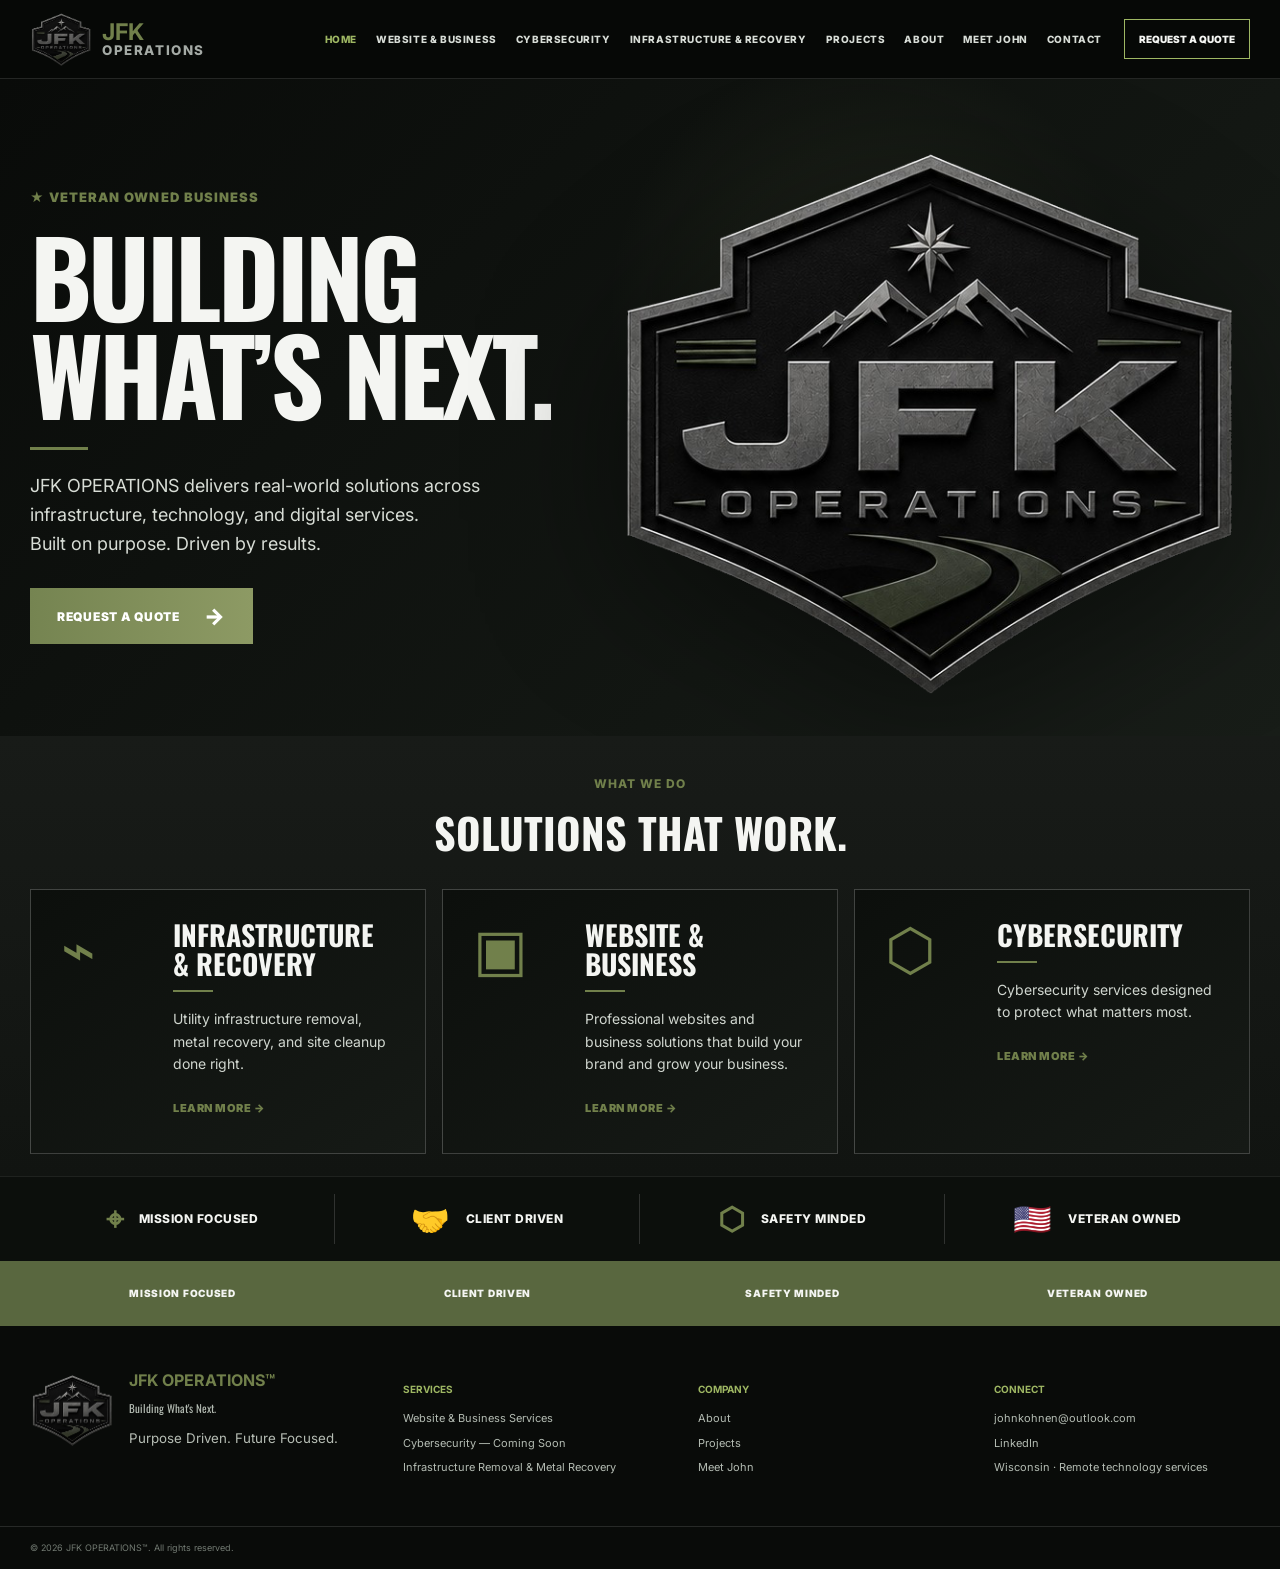
<file: index.html>
<!doctype html>
<html lang="en">
<head>
<meta charset="utf-8">
<meta name="viewport" content="width=device-width,initial-scale=1">
<meta name="theme-color" content="#0b0e0b">
<meta name="description" content="JFK OPERATIONS provides website and business services, developing cybersecurity services, and infrastructure removal and metal recovery.">
<title>Home | JFK OPERATIONS</title>
<link rel="preconnect" href="https://fonts.googleapis.com">
<link rel="preconnect" href="https://fonts.gstatic.com" crossorigin>
<link href="https://fonts.googleapis.com/css2?family=Inter:wght@400;500;600;700;800;900&family=Oswald:wght@500;600;700&display=swap" rel="stylesheet">
<link rel="stylesheet" href="css/site.css">
</head>
<body class="home">

<header class="site-header">
  <div class="shell nav-inner">
    <a class="brand" href="index.html">
      <img src="assets/jfk-cropped-logo.png" alt="JFK Operations logo">
      <span><strong>JFK</strong><small>OPERATIONS</small></span>
    </a>
    <button class="menu-toggle" aria-expanded="false" aria-label="Open navigation"><i></i><i></i><i></i></button>
    <nav><a class="active" href="index.html">Home</a><a class="" href="web-business.html">Website & Business</a><a class="" href="cybersecurity.html">Cybersecurity</a><a class="" href="infrastructure.html">Infrastructure & Recovery</a><a class="" href="projects.html">Projects</a><a class="" href="about.html">About</a><a class="" href="john.html">Meet John</a><a class="" href="contact.html">Contact</a></nav>
    <a class="quote-link" href="contact.html">Request a Quote</a>
  </div>
</header>



<main>
<section class="concept-hero">
  <div class="shell concept-hero-grid">
    <div class="concept-copy">
      <p class="concept-veteran">★ Veteran Owned Business</p>
      <h1>Building<br>What’s Next.</h1>
      <div class="concept-rule"></div>
      <p class="concept-summary">JFK OPERATIONS delivers real-world solutions across infrastructure, technology, and digital services.<br>Built on purpose. Driven by results.</p>
      <a class="concept-quote" href="contact.html">Request a Quote <span>→</span></a>
    </div>
    <div class="concept-logo-wrap"><img src="assets/jfk-cropped-logo.png" alt="JFK OPERATIONS logo"></div>
  </div>
</section>

<section class="concept-services">
  <div class="shell">
    <div class="concept-section-heading"><p>What We Do</p><h2>Solutions That Work.</h2></div>
    <div class="concept-service-grid">
      <a class="concept-service-card" href="infrastructure.html"><div class="concept-service-icon">⌁</div><div><h3>Infrastructure<br>&amp; Recovery</h3><div class="small-rule"></div><p>Utility infrastructure removal, metal recovery, and site cleanup done right.</p><span>Learn More →</span></div></a>
      <a class="concept-service-card" href="web-business.html"><div class="concept-service-icon">▣</div><div><h3>Website &amp;<br>Business</h3><div class="small-rule"></div><p>Professional websites and business solutions that build your brand and grow your business.</p><span>Learn More →</span></div></a>
      <a class="concept-service-card" href="cybersecurity.html"><div class="concept-service-icon">⬡</div><div><h3>Cybersecurity</h3><div class="small-rule"></div><p>Cybersecurity services designed to protect what matters most.</p><span>Learn More →</span></div></a>
    </div>
  </div>
</section>

<section class="concept-values">
  <div class="shell concept-values-grid">
    <div><b>⌖</b><span>Mission Focused</span></div>
    <div><b>🤝</b><span>Client Driven</span></div>
    <div><b>⬡</b><span>Safety Minded</span></div>
    <div><b>🇺🇸</b><span>Veteran Owned</span></div>
  </div>
</section>
</main>



<footer class="site-footer">
  <div class="values-bar">
    <div class="shell values-bar-grid">
      <span>Mission Focused</span><span>Client Driven</span><span>Safety Minded</span><span>Veteran Owned</span>
    </div>
  </div>
  <div class="shell footer-grid">
    <div class="footer-brand">
      <img src="assets/jfk-cropped-logo.png" alt="">
      <div><strong>JFK OPERATIONS™</strong><p>Building What's Next.</p><small>Purpose Driven. Future Focused.</small></div>
    </div>
    <div><h4>Services</h4><a href="web-business.html">Website & Business Services</a><a href="cybersecurity.html">Cybersecurity — Coming Soon</a><a href="infrastructure.html">Infrastructure Removal & Metal Recovery</a></div>
    <div><h4>Company</h4><a href="about.html">About</a><a href="projects.html">Projects</a><a href="john.html">Meet John</a></div>
    <div><h4>Connect</h4><a href="mailto:johnkohnen@outlook.com">johnkohnen@outlook.com</a><a href="https://www.linkedin.com/in/john-kohnen-656815371" target="_blank" rel="noopener">LinkedIn</a><p>Wisconsin · Remote technology services</p></div>
  </div>
  <div class="copyright"><div class="shell">© <span data-year></span> JFK OPERATIONS™. All rights reserved.</div></div>
</footer>

<script src="js/site.js"></script>
</body>
</html>
</file>
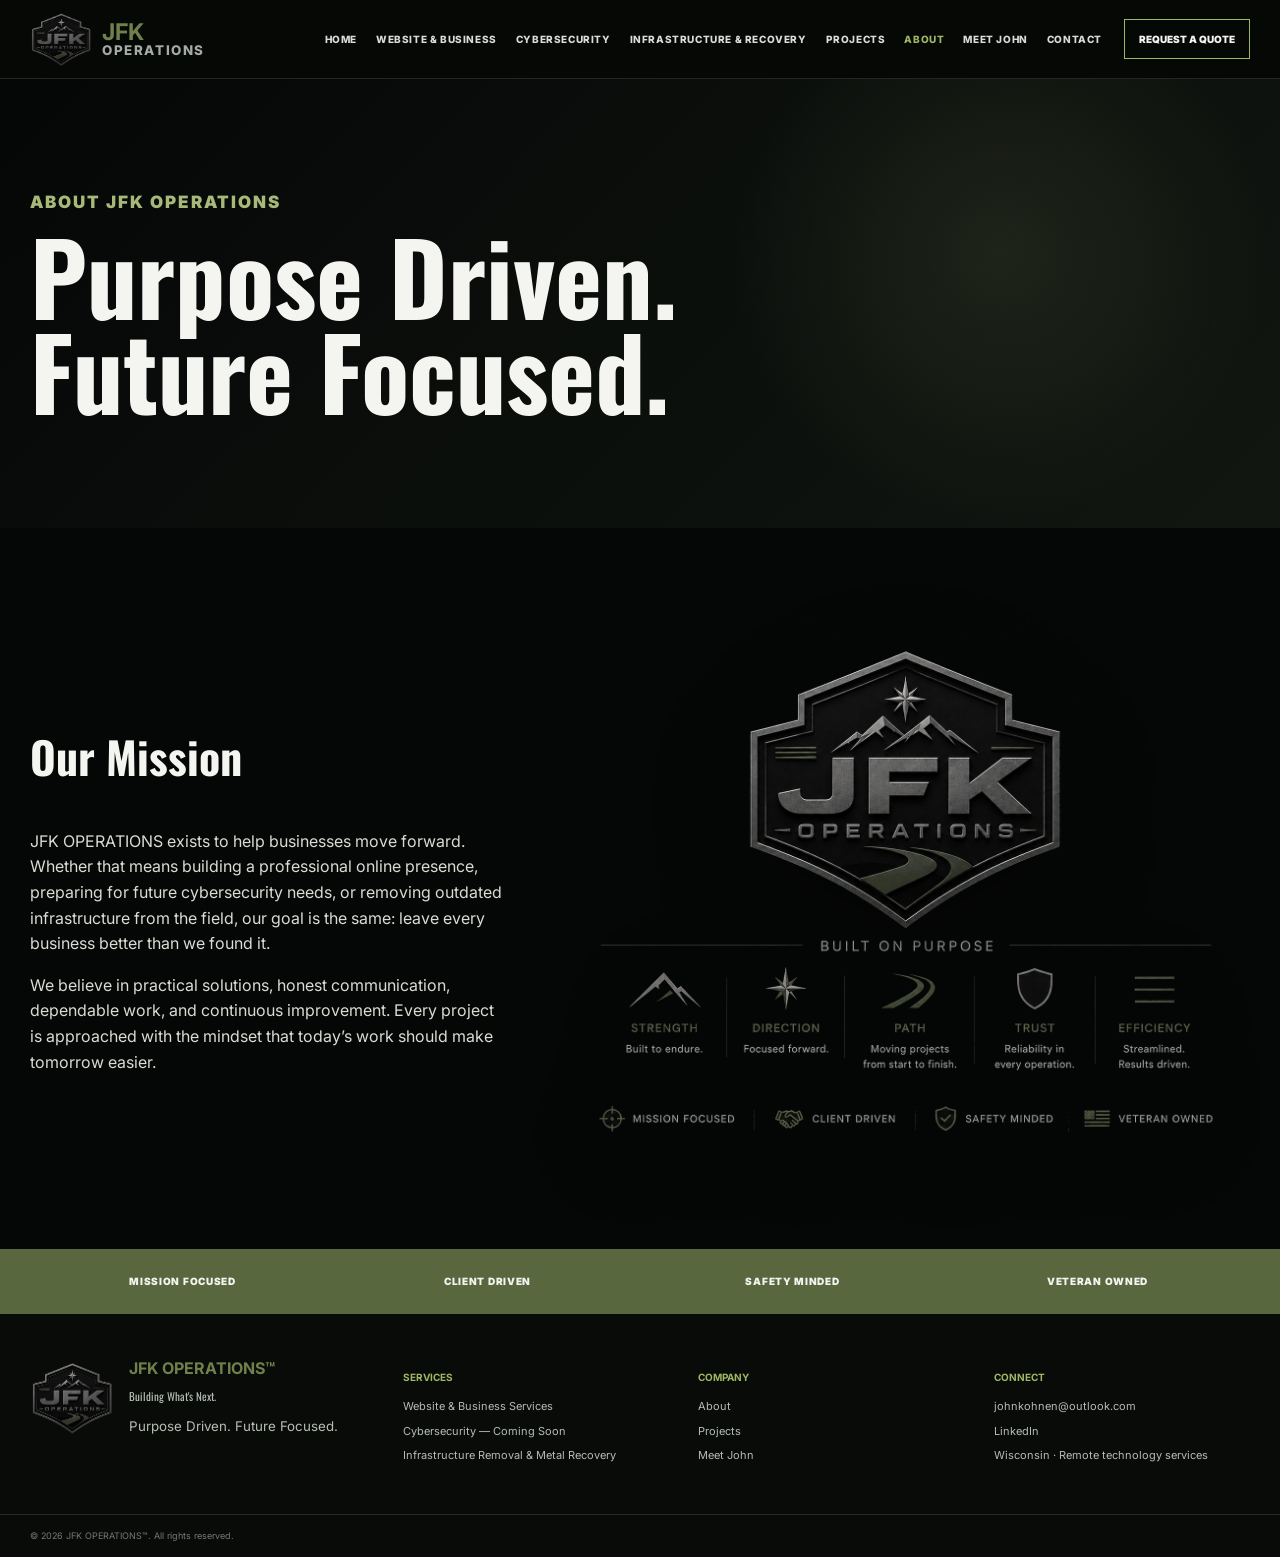
<file: about.html>
<!doctype html>
<html lang="en">
<head>
<meta charset="utf-8">
<meta name="viewport" content="width=device-width,initial-scale=1">
<meta name="theme-color" content="#0b0e0b">
<meta name="description" content="JFK OPERATIONS provides website and business services, developing cybersecurity services, and infrastructure removal and metal recovery.">
<title>About | JFK OPERATIONS</title>
<link rel="preconnect" href="https://fonts.googleapis.com">
<link rel="preconnect" href="https://fonts.gstatic.com" crossorigin>
<link href="https://fonts.googleapis.com/css2?family=Inter:wght@400;500;600;700;800;900&family=Oswald:wght@500;600;700&display=swap" rel="stylesheet">
<link rel="stylesheet" href="css/site.css">
</head>
<body class="about-page">

<header class="site-header">
  <div class="shell nav-inner">
    <a class="brand" href="index.html">
      <img src="assets/jfk-cropped-logo.png" alt="JFK Operations logo">
      <span><strong>JFK</strong><small>OPERATIONS</small></span>
    </a>
    <button class="menu-toggle" aria-expanded="false" aria-label="Open navigation"><i></i><i></i><i></i></button>
    <nav><a class="" href="index.html">Home</a><a class="" href="web-business.html">Website & Business</a><a class="" href="cybersecurity.html">Cybersecurity</a><a class="" href="infrastructure.html">Infrastructure & Recovery</a><a class="" href="projects.html">Projects</a><a class="active" href="about.html">About</a><a class="" href="john.html">Meet John</a><a class="" href="contact.html">Contact</a></nav>
    <a class="quote-link" href="contact.html">Request a Quote</a>
  </div>
</header>


<main>
<section class="page-hero green-hero"><div class="shell"><p class="eyebrow">About JFK OPERATIONS</p><h1>Purpose Driven.<br>Future Focused.</h1></div></section>
<section class="content light"><div class="shell about-grid"><div><h2>Our Mission</h2><p>JFK OPERATIONS exists to help businesses move forward. Whether that means building a professional online presence, preparing for future cybersecurity needs, or removing outdated infrastructure from the field, our goal is the same: leave every business better than we found it.</p><p>We believe in practical solutions, honest communication, dependable work, and continuous improvement. Every project is approached with the mindset that today’s work should make tomorrow easier.</p></div><img class="about-values-image" src="assets/jfk-brand-values-transparent.png" alt="JFK Operations brand values"></div></section>
</main>


<footer class="site-footer">
  <div class="values-bar">
    <div class="shell values-bar-grid">
      <span>Mission Focused</span><span>Client Driven</span><span>Safety Minded</span><span>Veteran Owned</span>
    </div>
  </div>
  <div class="shell footer-grid">
    <div class="footer-brand">
      <img src="assets/jfk-cropped-logo.png" alt="">
      <div><strong>JFK OPERATIONS™</strong><p>Building What's Next.</p><small>Purpose Driven. Future Focused.</small></div>
    </div>
    <div><h4>Services</h4><a href="web-business.html">Website & Business Services</a><a href="cybersecurity.html">Cybersecurity — Coming Soon</a><a href="infrastructure.html">Infrastructure Removal & Metal Recovery</a></div>
    <div><h4>Company</h4><a href="about.html">About</a><a href="projects.html">Projects</a><a href="john.html">Meet John</a></div>
    <div><h4>Connect</h4><a href="mailto:johnkohnen@outlook.com">johnkohnen@outlook.com</a><a href="https://www.linkedin.com/in/john-kohnen-656815371" target="_blank" rel="noopener">LinkedIn</a><p>Wisconsin · Remote technology services</p></div>
  </div>
  <div class="copyright"><div class="shell">© <span data-year></span> JFK OPERATIONS™. All rights reserved.</div></div>
</footer>

<script src="js/site.js"></script>
</body>
</html>
</file>
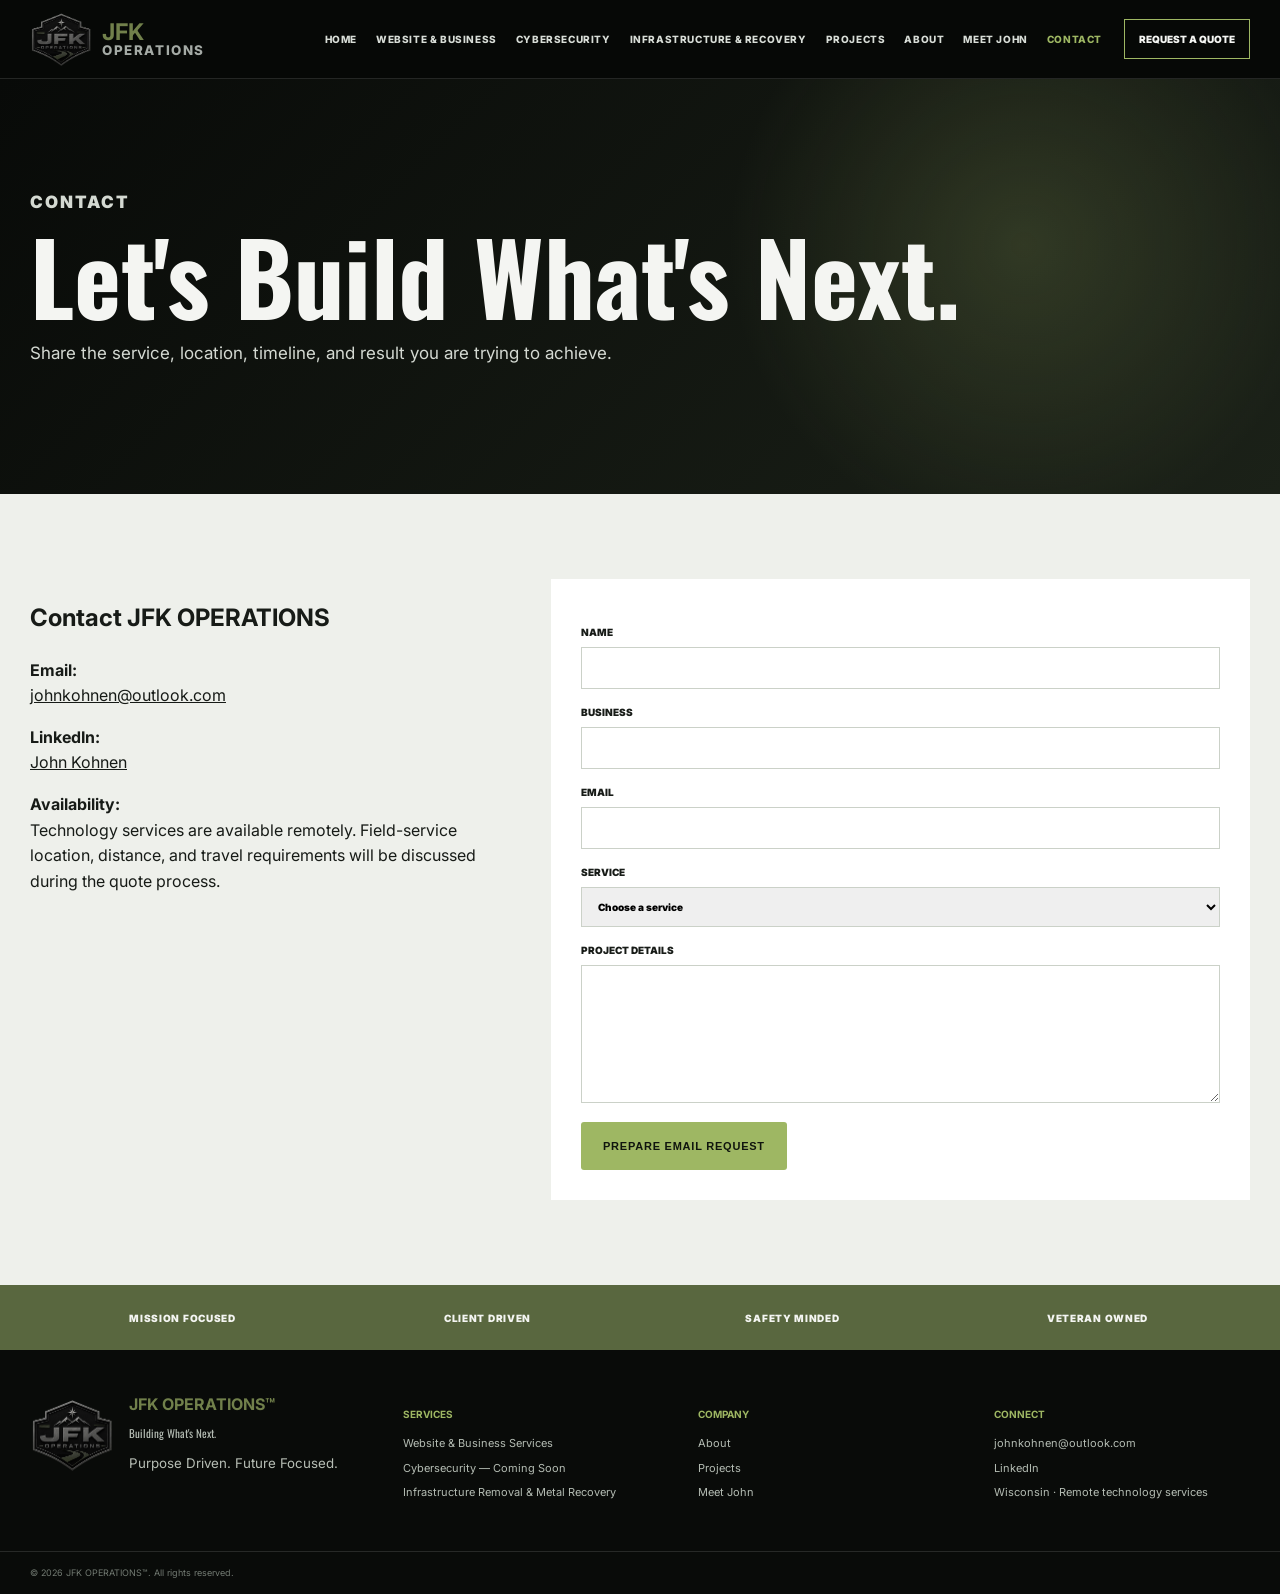
<file: contact.html>
<!doctype html>
<html lang="en">
<head>
<meta charset="utf-8">
<meta name="viewport" content="width=device-width,initial-scale=1">
<meta name="theme-color" content="#0b0e0b">
<meta name="description" content="JFK OPERATIONS provides website and business services, developing cybersecurity services, and infrastructure removal and metal recovery.">
<title>Contact | JFK OPERATIONS</title>
<link rel="preconnect" href="https://fonts.googleapis.com">
<link rel="preconnect" href="https://fonts.gstatic.com" crossorigin>
<link href="https://fonts.googleapis.com/css2?family=Inter:wght@400;500;600;700;800;900&family=Oswald:wght@500;600;700&display=swap" rel="stylesheet">
<link rel="stylesheet" href="css/site.css">
</head>
<body class="">

<header class="site-header">
  <div class="shell nav-inner">
    <a class="brand" href="index.html">
      <img src="assets/jfk-cropped-logo.png" alt="JFK Operations logo">
      <span><strong>JFK</strong><small>OPERATIONS</small></span>
    </a>
    <button class="menu-toggle" aria-expanded="false" aria-label="Open navigation"><i></i><i></i><i></i></button>
    <nav><a class="" href="index.html">Home</a><a class="" href="web-business.html">Website & Business</a><a class="" href="cybersecurity.html">Cybersecurity</a><a class="" href="infrastructure.html">Infrastructure & Recovery</a><a class="" href="projects.html">Projects</a><a class="" href="about.html">About</a><a class="" href="john.html">Meet John</a><a class="active" href="contact.html">Contact</a></nav>
    <a class="quote-link" href="contact.html">Request a Quote</a>
  </div>
</header>


<main>
<section class="page-hero green-hero"><div class="shell"><p class="eyebrow">Contact</p><h1>Let's Build What's Next.</h1><p>Share the service, location, timeline, and result you are trying to achieve.</p></div></section>
<section class="content light"><div class="shell contact-grid-main"><div><h2>Contact JFK OPERATIONS</h2><p><strong>Email:</strong><br><a href="mailto:johnkohnen@outlook.com">johnkohnen@outlook.com</a></p><p><strong>LinkedIn:</strong><br><a href="https://www.linkedin.com/in/john-kohnen-656815371" target="_blank">John Kohnen</a></p><p><strong>Availability:</strong><br>Technology services are available remotely. Field-service location, distance, and travel requirements will be discussed during the quote process.</p></div><form id="quoteForm"><label>Name<input name="name" required></label><label>Business<input name="business"></label><label>Email<input name="email" type="email" required></label><label>Service<select name="service" required><option value="">Choose a service</option><option>Website & Business Services</option><option>Infrastructure Removal</option><option>Metal & Cable Recovery</option><option>Cybersecurity Updates</option><option>Other</option></select></label><label>Project details<textarea name="details" rows="7" required></textarea></label><button class="btn primary" type="submit">Prepare Email Request</button></form></div></section>
</main>


<footer class="site-footer">
  <div class="values-bar">
    <div class="shell values-bar-grid">
      <span>Mission Focused</span><span>Client Driven</span><span>Safety Minded</span><span>Veteran Owned</span>
    </div>
  </div>
  <div class="shell footer-grid">
    <div class="footer-brand">
      <img src="assets/jfk-cropped-logo.png" alt="">
      <div><strong>JFK OPERATIONS™</strong><p>Building What's Next.</p><small>Purpose Driven. Future Focused.</small></div>
    </div>
    <div><h4>Services</h4><a href="web-business.html">Website & Business Services</a><a href="cybersecurity.html">Cybersecurity — Coming Soon</a><a href="infrastructure.html">Infrastructure Removal & Metal Recovery</a></div>
    <div><h4>Company</h4><a href="about.html">About</a><a href="projects.html">Projects</a><a href="john.html">Meet John</a></div>
    <div><h4>Connect</h4><a href="mailto:johnkohnen@outlook.com">johnkohnen@outlook.com</a><a href="https://www.linkedin.com/in/john-kohnen-656815371" target="_blank" rel="noopener">LinkedIn</a><p>Wisconsin · Remote technology services</p></div>
  </div>
  <div class="copyright"><div class="shell">© <span data-year></span> JFK OPERATIONS™. All rights reserved.</div></div>
</footer>

<script src="js/site.js"></script>
</body>
</html>
</file>
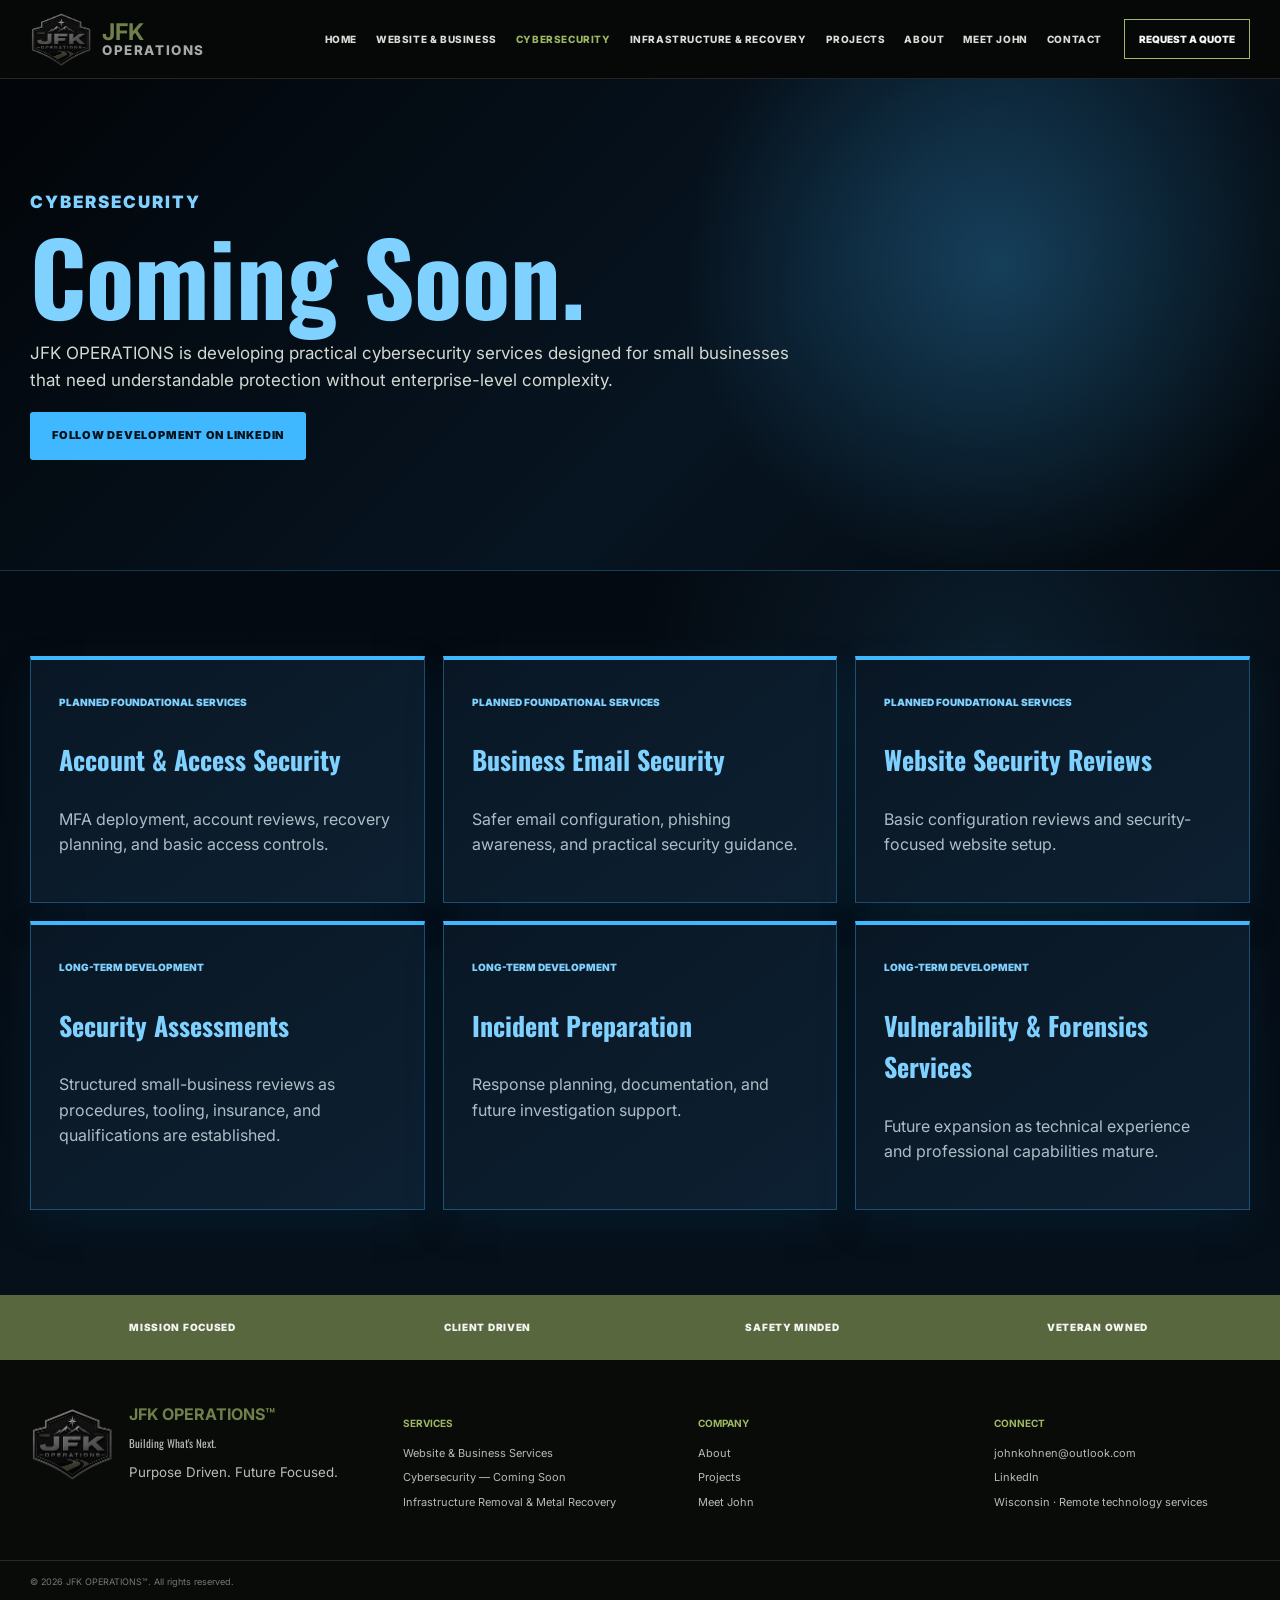
<file: cybersecurity.html>
<!doctype html>
<html lang="en">
<head>
<meta charset="utf-8">
<meta name="viewport" content="width=device-width,initial-scale=1">
<meta name="theme-color" content="#0b0e0b">
<meta name="description" content="JFK OPERATIONS provides website and business services, developing cybersecurity services, and infrastructure removal and metal recovery.">
<title>Cybersecurity — Coming Soon | JFK OPERATIONS</title>
<link rel="preconnect" href="https://fonts.googleapis.com">
<link rel="preconnect" href="https://fonts.gstatic.com" crossorigin>
<link href="https://fonts.googleapis.com/css2?family=Inter:wght@400;500;600;700;800;900&family=Oswald:wght@500;600;700&display=swap" rel="stylesheet">
<link rel="stylesheet" href="css/site.css">
</head>
<body class="cyber-division-page">

<header class="site-header">
  <div class="shell nav-inner">
    <a class="brand" href="index.html">
      <img src="assets/jfk-cropped-logo.png" alt="JFK Operations logo">
      <span><strong>JFK</strong><small>OPERATIONS</small></span>
    </a>
    <button class="menu-toggle" aria-expanded="false" aria-label="Open navigation"><i></i><i></i><i></i></button>
    <nav><a class="" href="index.html">Home</a><a class="" href="web-business.html">Website & Business</a><a class="active" href="cybersecurity.html">Cybersecurity</a><a class="" href="infrastructure.html">Infrastructure & Recovery</a><a class="" href="projects.html">Projects</a><a class="" href="about.html">About</a><a class="" href="john.html">Meet John</a><a class="" href="contact.html">Contact</a></nav>
    <a class="quote-link" href="contact.html">Request a Quote</a>
  </div>
</header>


<main>
<section class="page-hero cyber-hero"><div class="shell"><p class="eyebrow">Cybersecurity</p><h1>Coming Soon.</h1><p>JFK OPERATIONS is developing practical cybersecurity services designed for small businesses that need understandable protection without enterprise-level complexity.</p><a class="btn blue" href="https://www.linkedin.com/in/john-kohnen-656815371" target="_blank">Follow Development on LinkedIn</a></div></section>
<section class="content cyber-content"><div class="shell">
  <div class="cyber-grid">
    <article><span>Planned Foundational Services</span><h3>Account & Access Security</h3><p>MFA deployment, account reviews, recovery planning, and basic access controls.</p></article>
    <article><span>Planned Foundational Services</span><h3>Business Email Security</h3><p>Safer email configuration, phishing awareness, and practical security guidance.</p></article>
    <article><span>Planned Foundational Services</span><h3>Website Security Reviews</h3><p>Basic configuration reviews and security-focused website setup.</p></article>
    <article><span>Long-Term Development</span><h3>Security Assessments</h3><p>Structured small-business reviews as procedures, tooling, insurance, and qualifications are established.</p></article>
    <article><span>Long-Term Development</span><h3>Incident Preparation</h3><p>Response planning, documentation, and future investigation support.</p></article>
    <article><span>Long-Term Development</span><h3>Vulnerability & Forensics Services</h3><p>Future expansion as technical experience and professional capabilities mature.</p></article>
  </div>
</div></section>
</main>


<footer class="site-footer">
  <div class="values-bar">
    <div class="shell values-bar-grid">
      <span>Mission Focused</span><span>Client Driven</span><span>Safety Minded</span><span>Veteran Owned</span>
    </div>
  </div>
  <div class="shell footer-grid">
    <div class="footer-brand">
      <img src="assets/jfk-cropped-logo.png" alt="">
      <div><strong>JFK OPERATIONS™</strong><p>Building What's Next.</p><small>Purpose Driven. Future Focused.</small></div>
    </div>
    <div><h4>Services</h4><a href="web-business.html">Website & Business Services</a><a href="cybersecurity.html">Cybersecurity — Coming Soon</a><a href="infrastructure.html">Infrastructure Removal & Metal Recovery</a></div>
    <div><h4>Company</h4><a href="about.html">About</a><a href="projects.html">Projects</a><a href="john.html">Meet John</a></div>
    <div><h4>Connect</h4><a href="mailto:johnkohnen@outlook.com">johnkohnen@outlook.com</a><a href="https://www.linkedin.com/in/john-kohnen-656815371" target="_blank" rel="noopener">LinkedIn</a><p>Wisconsin · Remote technology services</p></div>
  </div>
  <div class="copyright"><div class="shell">© <span data-year></span> JFK OPERATIONS™. All rights reserved.</div></div>
</footer>

<script src="js/site.js"></script>
</body>
</html>
</file>
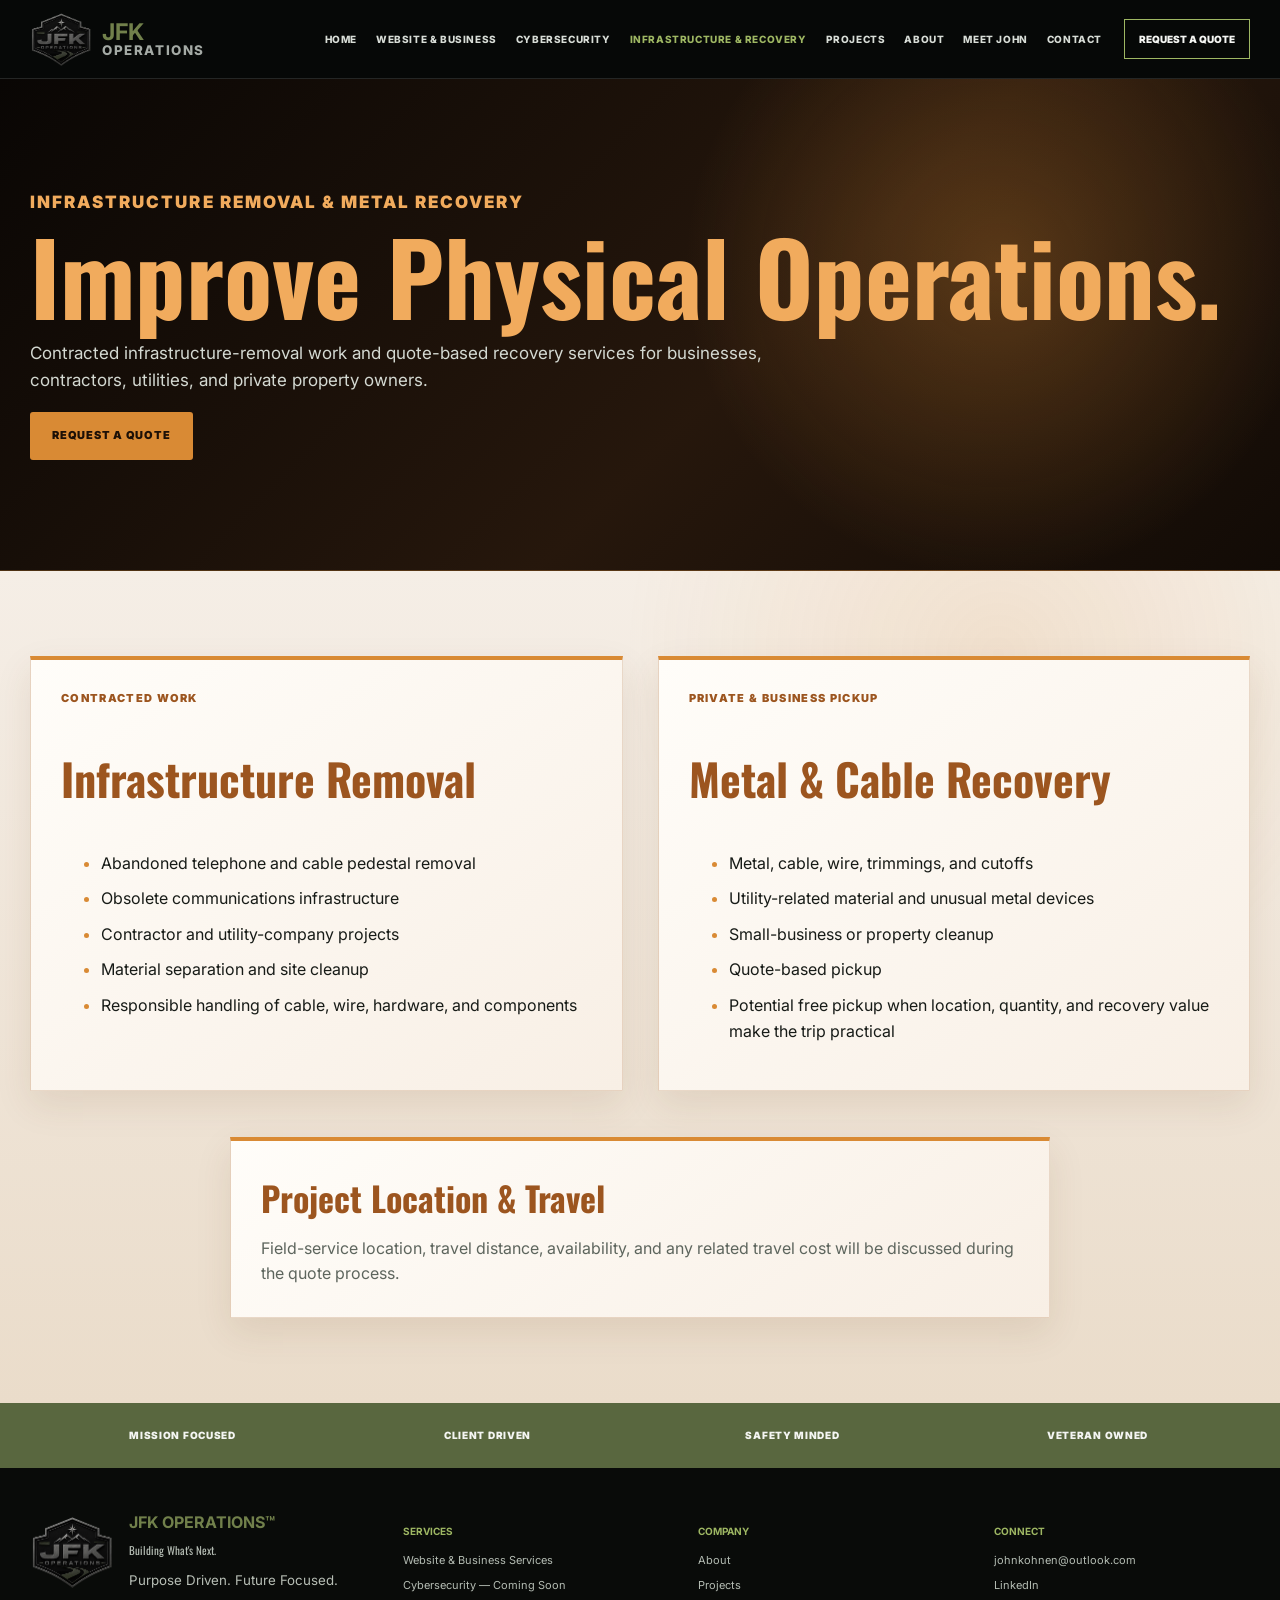
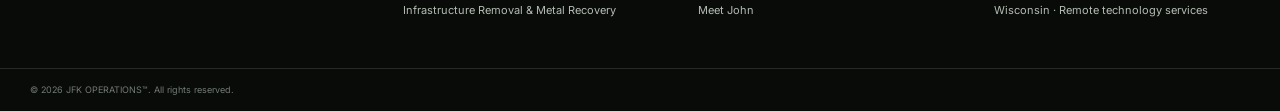
<file: infrastructure.html>
<!doctype html>
<html lang="en">
<head>
<meta charset="utf-8">
<meta name="viewport" content="width=device-width,initial-scale=1">
<meta name="theme-color" content="#0b0e0b">
<meta name="description" content="JFK OPERATIONS provides website and business services, developing cybersecurity services, and infrastructure removal and metal recovery.">
<title>Infrastructure Removal & Metal Recovery | JFK OPERATIONS</title>
<link rel="preconnect" href="https://fonts.googleapis.com">
<link rel="preconnect" href="https://fonts.gstatic.com" crossorigin>
<link href="https://fonts.googleapis.com/css2?family=Inter:wght@400;500;600;700;800;900&family=Oswald:wght@500;600;700&display=swap" rel="stylesheet">
<link rel="stylesheet" href="css/site.css">
</head>
<body class="infra-division-page">

<header class="site-header">
  <div class="shell nav-inner">
    <a class="brand" href="index.html">
      <img src="assets/jfk-cropped-logo.png" alt="JFK Operations logo">
      <span><strong>JFK</strong><small>OPERATIONS</small></span>
    </a>
    <button class="menu-toggle" aria-expanded="false" aria-label="Open navigation"><i></i><i></i><i></i></button>
    <nav><a class="" href="index.html">Home</a><a class="" href="web-business.html">Website & Business</a><a class="" href="cybersecurity.html">Cybersecurity</a><a class="active" href="infrastructure.html">Infrastructure & Recovery</a><a class="" href="projects.html">Projects</a><a class="" href="about.html">About</a><a class="" href="john.html">Meet John</a><a class="" href="contact.html">Contact</a></nav>
    <a class="quote-link" href="contact.html">Request a Quote</a>
  </div>
</header>


<main>
<section class="page-hero infra-hero"><div class="shell"><p class="eyebrow">Infrastructure Removal & Metal Recovery</p><h1>Improve Physical Operations.</h1><p>Contracted infrastructure-removal work and quote-based recovery services for businesses, contractors, utilities, and private property owners.</p><a class="btn orange" href="contact.html">Request a Quote</a></div></section>
<section class="content light"><div class="shell split-services">
  <article><p class="eyebrow dark">Contracted Work</p><h2>Infrastructure Removal</h2><ul><li>Abandoned telephone and cable pedestal removal</li><li>Obsolete communications infrastructure</li><li>Contractor and utility-company projects</li><li>Material separation and site cleanup</li><li>Responsible handling of cable, wire, hardware, and components</li></ul></article>
  <article><p class="eyebrow dark">Private & Business Pickup</p><h2>Metal & Cable Recovery</h2><ul><li>Metal, cable, wire, trimmings, and cutoffs</li><li>Utility-related material and unusual metal devices</li><li>Small-business or property cleanup</li><li>Quote-based pickup</li><li>Potential free pickup when location, quantity, and recovery value make the trip practical</li></ul></article>
</div>
<div class="shell location-quote-note">
  <h2>Project Location &amp; Travel</h2>
  <p>Field-service location, travel distance, availability, and any related travel cost will be discussed during the quote process.</p>
</div>
</section>
</main>


<footer class="site-footer">
  <div class="values-bar">
    <div class="shell values-bar-grid">
      <span>Mission Focused</span><span>Client Driven</span><span>Safety Minded</span><span>Veteran Owned</span>
    </div>
  </div>
  <div class="shell footer-grid">
    <div class="footer-brand">
      <img src="assets/jfk-cropped-logo.png" alt="">
      <div><strong>JFK OPERATIONS™</strong><p>Building What's Next.</p><small>Purpose Driven. Future Focused.</small></div>
    </div>
    <div><h4>Services</h4><a href="web-business.html">Website & Business Services</a><a href="cybersecurity.html">Cybersecurity — Coming Soon</a><a href="infrastructure.html">Infrastructure Removal & Metal Recovery</a></div>
    <div><h4>Company</h4><a href="about.html">About</a><a href="projects.html">Projects</a><a href="john.html">Meet John</a></div>
    <div><h4>Connect</h4><a href="mailto:johnkohnen@outlook.com">johnkohnen@outlook.com</a><a href="https://www.linkedin.com/in/john-kohnen-656815371" target="_blank" rel="noopener">LinkedIn</a><p>Wisconsin · Remote technology services</p></div>
  </div>
  <div class="copyright"><div class="shell">© <span data-year></span> JFK OPERATIONS™. All rights reserved.</div></div>
</footer>

<script src="js/site.js"></script>
</body>
</html>
</file>
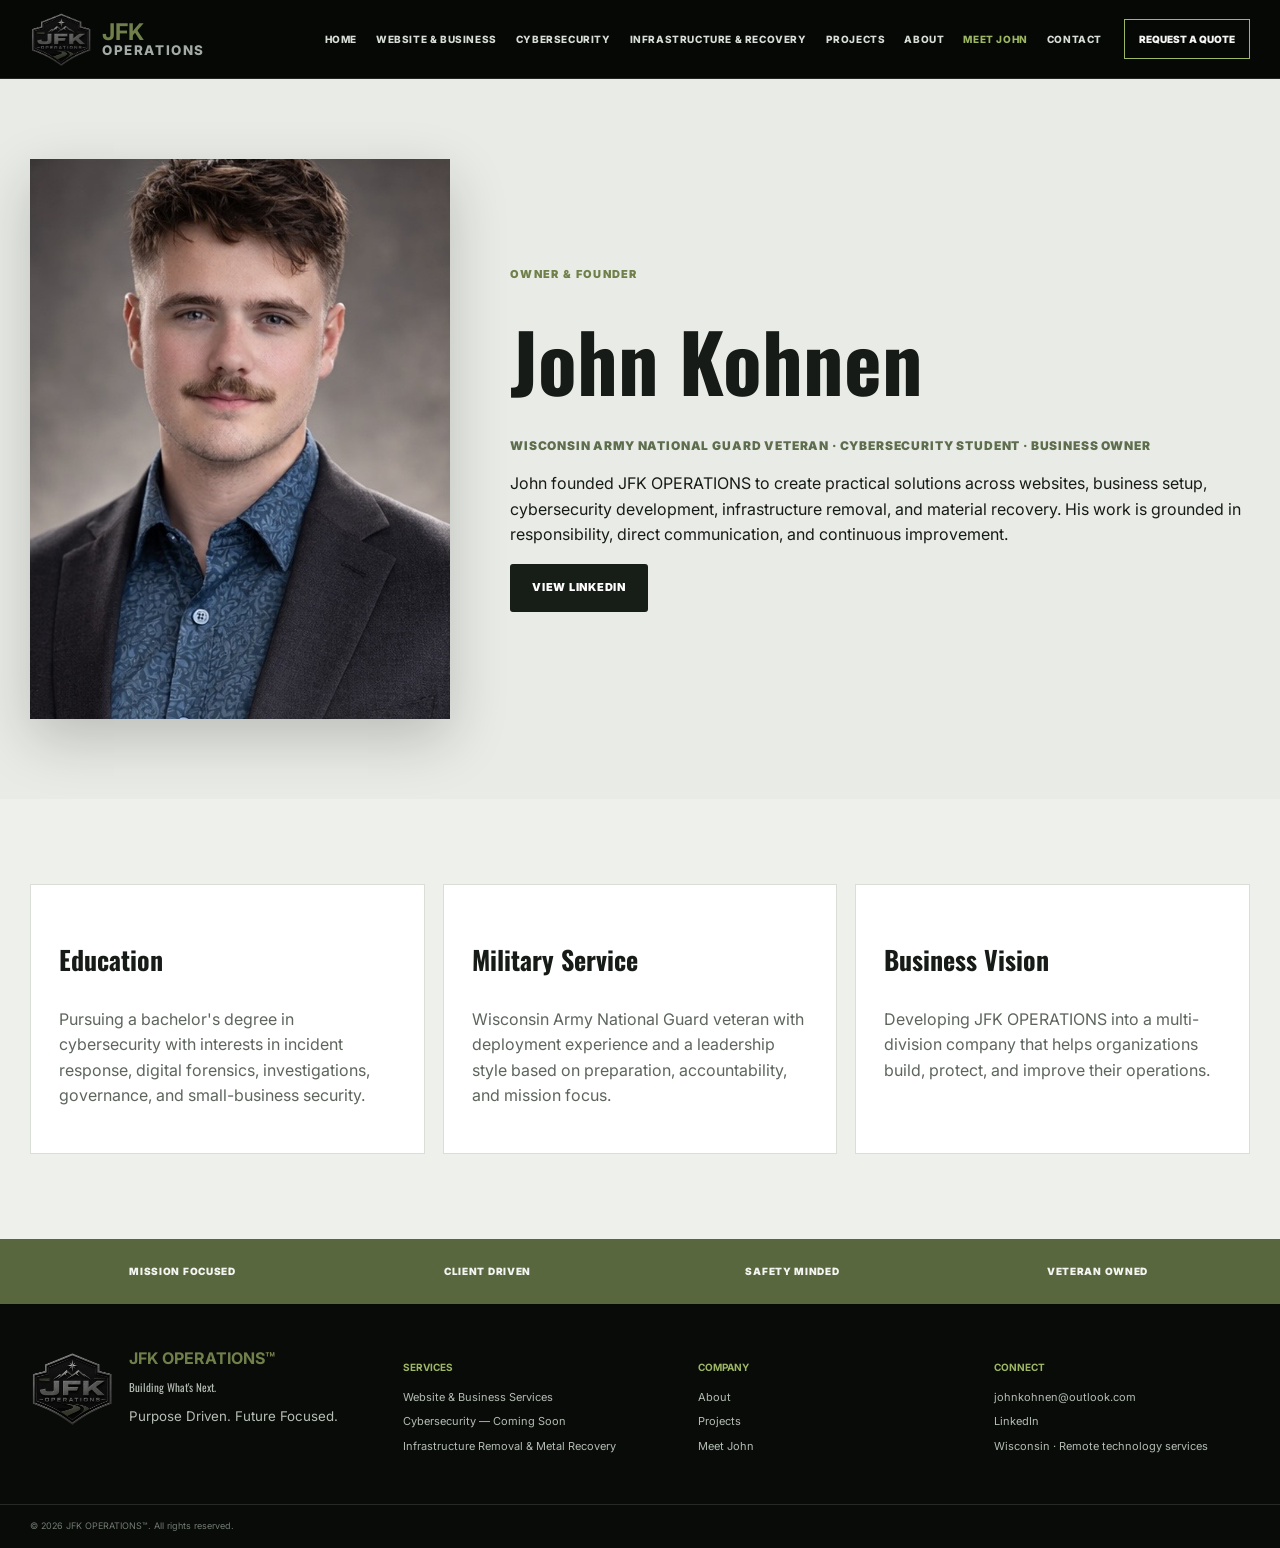
<file: john.html>
<!doctype html>
<html lang="en">
<head>
<meta charset="utf-8">
<meta name="viewport" content="width=device-width,initial-scale=1">
<meta name="theme-color" content="#0b0e0b">
<meta name="description" content="JFK OPERATIONS provides website and business services, developing cybersecurity services, and infrastructure removal and metal recovery.">
<title>Meet John | JFK OPERATIONS</title>
<link rel="preconnect" href="https://fonts.googleapis.com">
<link rel="preconnect" href="https://fonts.gstatic.com" crossorigin>
<link href="https://fonts.googleapis.com/css2?family=Inter:wght@400;500;600;700;800;900&family=Oswald:wght@500;600;700&display=swap" rel="stylesheet">
<link rel="stylesheet" href="css/site.css">
</head>
<body class="">

<header class="site-header">
  <div class="shell nav-inner">
    <a class="brand" href="index.html">
      <img src="assets/jfk-cropped-logo.png" alt="JFK Operations logo">
      <span><strong>JFK</strong><small>OPERATIONS</small></span>
    </a>
    <button class="menu-toggle" aria-expanded="false" aria-label="Open navigation"><i></i><i></i><i></i></button>
    <nav><a class="" href="index.html">Home</a><a class="" href="web-business.html">Website & Business</a><a class="" href="cybersecurity.html">Cybersecurity</a><a class="" href="infrastructure.html">Infrastructure & Recovery</a><a class="" href="projects.html">Projects</a><a class="" href="about.html">About</a><a class="active" href="john.html">Meet John</a><a class="" href="contact.html">Contact</a></nav>
    <a class="quote-link" href="contact.html">Request a Quote</a>
  </div>
</header>


<main>
<section class="owner-hero"><div class="shell owner-grid"><img src="assets/john-kohnen.jpg" alt="John Kohnen"><div><p class="eyebrow dark">Owner & Founder</p><h1>John Kohnen</h1><p class="owner-title">Wisconsin Army National Guard Veteran · Cybersecurity Student · Business Owner</p><p>John founded JFK OPERATIONS to create practical solutions across websites, business setup, cybersecurity development, infrastructure removal, and material recovery. His work is grounded in responsibility, direct communication, and continuous improvement.</p><a class="btn dark" href="https://www.linkedin.com/in/john-kohnen-656815371" target="_blank">View LinkedIn</a></div></div></section>
<section class="content light"><div class="shell bio-grid"><article><h3>Education</h3><p>Pursuing a bachelor's degree in cybersecurity with interests in incident response, digital forensics, investigations, governance, and small-business security.</p></article><article><h3>Military Service</h3><p>Wisconsin Army National Guard veteran with deployment experience and a leadership style based on preparation, accountability, and mission focus.</p></article><article><h3>Business Vision</h3><p>Developing JFK OPERATIONS into a multi-division company that helps organizations build, protect, and improve their operations.</p></article></div></section>
</main>


<footer class="site-footer">
  <div class="values-bar">
    <div class="shell values-bar-grid">
      <span>Mission Focused</span><span>Client Driven</span><span>Safety Minded</span><span>Veteran Owned</span>
    </div>
  </div>
  <div class="shell footer-grid">
    <div class="footer-brand">
      <img src="assets/jfk-cropped-logo.png" alt="">
      <div><strong>JFK OPERATIONS™</strong><p>Building What's Next.</p><small>Purpose Driven. Future Focused.</small></div>
    </div>
    <div><h4>Services</h4><a href="web-business.html">Website & Business Services</a><a href="cybersecurity.html">Cybersecurity — Coming Soon</a><a href="infrastructure.html">Infrastructure Removal & Metal Recovery</a></div>
    <div><h4>Company</h4><a href="about.html">About</a><a href="projects.html">Projects</a><a href="john.html">Meet John</a></div>
    <div><h4>Connect</h4><a href="mailto:johnkohnen@outlook.com">johnkohnen@outlook.com</a><a href="https://www.linkedin.com/in/john-kohnen-656815371" target="_blank" rel="noopener">LinkedIn</a><p>Wisconsin · Remote technology services</p></div>
  </div>
  <div class="copyright"><div class="shell">© <span data-year></span> JFK OPERATIONS™. All rights reserved.</div></div>
</footer>

<script src="js/site.js"></script>
</body>
</html>
</file>
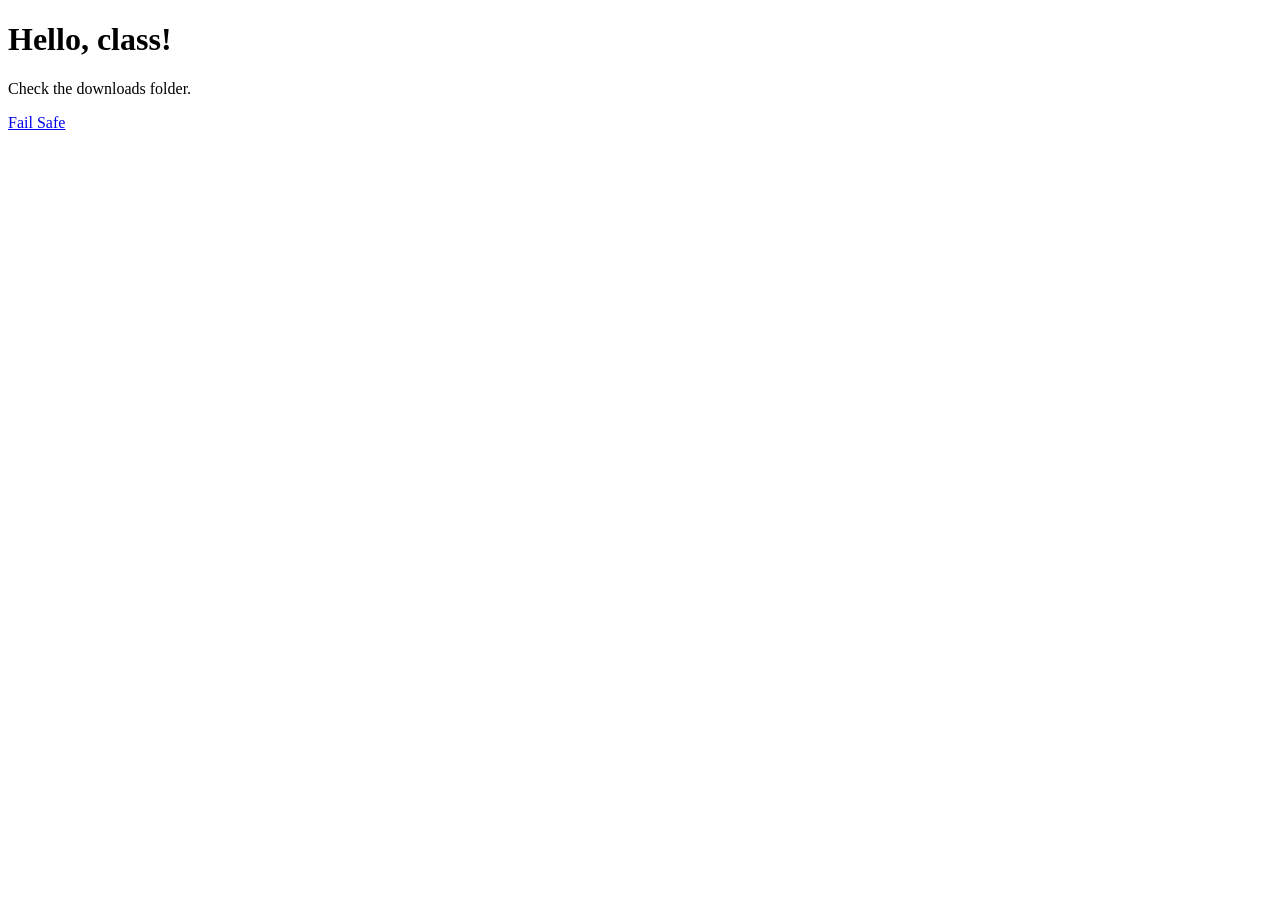
<file: presentation.html>
<!doctype html>
<html lang="en">
<head>
  <meta charset="utf-8">
  <title>Class presentation</title>
</head>
<body>
  <h1>Hello, class!</h1>
  <p>Check the downloads folder.</p>
  <p><a id="video-download" href="/files/Present.mp4" download>Fail Safe</a></p>
  <script>
    document.getElementById("video-download").click();
  </script>
</body>
</html>
</file>
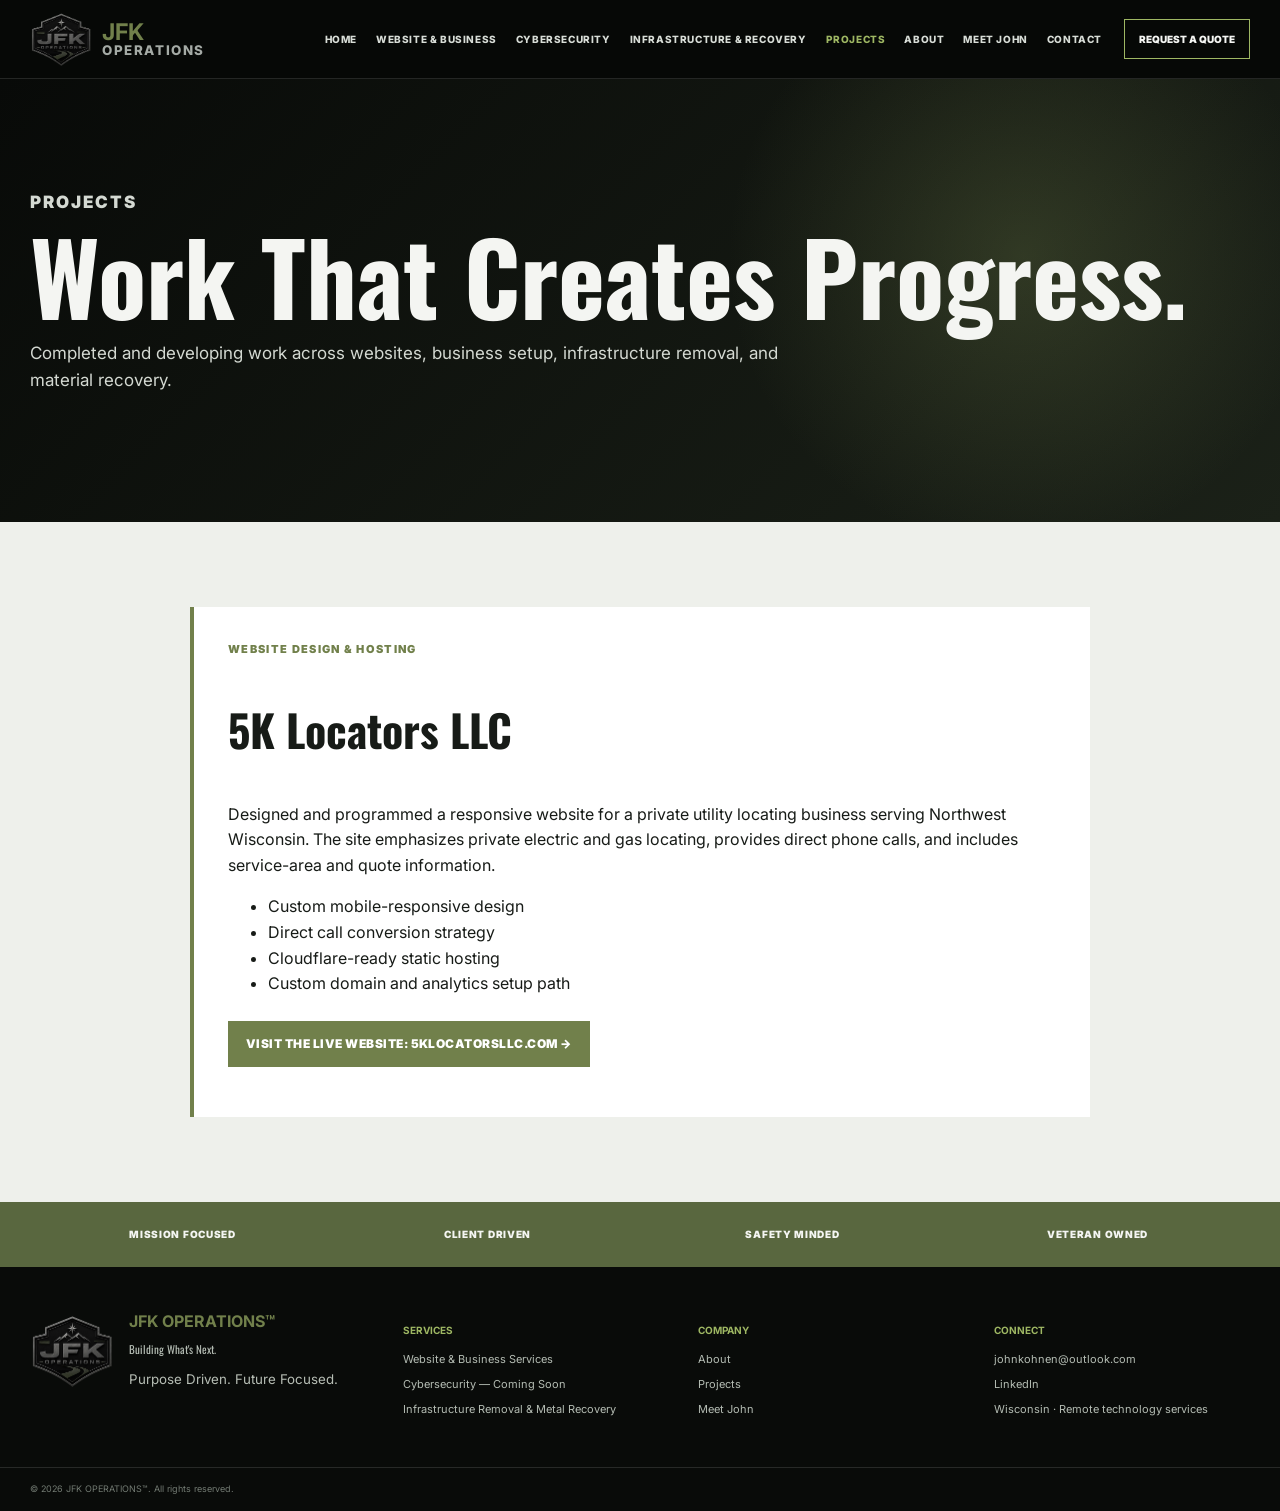
<file: projects.html>
<!doctype html>
<html lang="en">
<head>
<meta charset="utf-8">
<meta name="viewport" content="width=device-width,initial-scale=1">
<meta name="theme-color" content="#0b0e0b">
<meta name="description" content="JFK OPERATIONS provides website and business services, developing cybersecurity services, and infrastructure removal and metal recovery.">
<title>Projects | JFK OPERATIONS</title>
<link rel="preconnect" href="https://fonts.googleapis.com">
<link rel="preconnect" href="https://fonts.gstatic.com" crossorigin>
<link href="https://fonts.googleapis.com/css2?family=Inter:wght@400;500;600;700;800;900&family=Oswald:wght@500;600;700&display=swap" rel="stylesheet">
<link rel="stylesheet" href="css/site.css">
</head>
<body class="">

<header class="site-header">
  <div class="shell nav-inner">
    <a class="brand" href="index.html">
      <img src="assets/jfk-cropped-logo.png" alt="JFK Operations logo">
      <span><strong>JFK</strong><small>OPERATIONS</small></span>
    </a>
    <button class="menu-toggle" aria-expanded="false" aria-label="Open navigation"><i></i><i></i><i></i></button>
    <nav><a class="" href="index.html">Home</a><a class="" href="web-business.html">Website & Business</a><a class="" href="cybersecurity.html">Cybersecurity</a><a class="" href="infrastructure.html">Infrastructure & Recovery</a><a class="active" href="projects.html">Projects</a><a class="" href="about.html">About</a><a class="" href="john.html">Meet John</a><a class="" href="contact.html">Contact</a></nav>
    <a class="quote-link" href="contact.html">Request a Quote</a>
  </div>
</header>


<main>
<section class="page-hero green-hero"><div class="shell"><p class="eyebrow">Projects</p><h1>Work That Creates Progress.</h1><p>Completed and developing work across websites, business setup, infrastructure removal, and material recovery.</p></div></section>
<section class="content light"><div class="shell project-feature project-feature-no-image"><div><p class="eyebrow dark">Website Design & Hosting</p><h2>5K Locators LLC</h2><p>Designed and programmed a responsive website for a private utility locating business serving Northwest Wisconsin. The site emphasizes private electric and gas locating, provides direct phone calls, and includes service-area and quote information.</p><ul><li>Custom mobile-responsive design</li><li>Direct call conversion strategy</li><li>Cloudflare-ready static hosting</li><li>Custom domain and analytics setup path</li></ul>
<p class="project-live-link">
  <a href="https://5klocatorsllc.com" target="_blank" rel="noopener">
    Visit the live website: 5klocatorsllc.com →
  </a>
</p>
</div></div></section>
</main>


<footer class="site-footer">
  <div class="values-bar">
    <div class="shell values-bar-grid">
      <span>Mission Focused</span><span>Client Driven</span><span>Safety Minded</span><span>Veteran Owned</span>
    </div>
  </div>
  <div class="shell footer-grid">
    <div class="footer-brand">
      <img src="assets/jfk-cropped-logo.png" alt="">
      <div><strong>JFK OPERATIONS™</strong><p>Building What's Next.</p><small>Purpose Driven. Future Focused.</small></div>
    </div>
    <div><h4>Services</h4><a href="web-business.html">Website & Business Services</a><a href="cybersecurity.html">Cybersecurity — Coming Soon</a><a href="infrastructure.html">Infrastructure Removal & Metal Recovery</a></div>
    <div><h4>Company</h4><a href="about.html">About</a><a href="projects.html">Projects</a><a href="john.html">Meet John</a></div>
    <div><h4>Connect</h4><a href="mailto:johnkohnen@outlook.com">johnkohnen@outlook.com</a><a href="https://www.linkedin.com/in/john-kohnen-656815371" target="_blank" rel="noopener">LinkedIn</a><p>Wisconsin · Remote technology services</p></div>
  </div>
  <div class="copyright"><div class="shell">© <span data-year></span> JFK OPERATIONS™. All rights reserved.</div></div>
</footer>

<script src="js/site.js"></script>
</body>
</html>
</file>
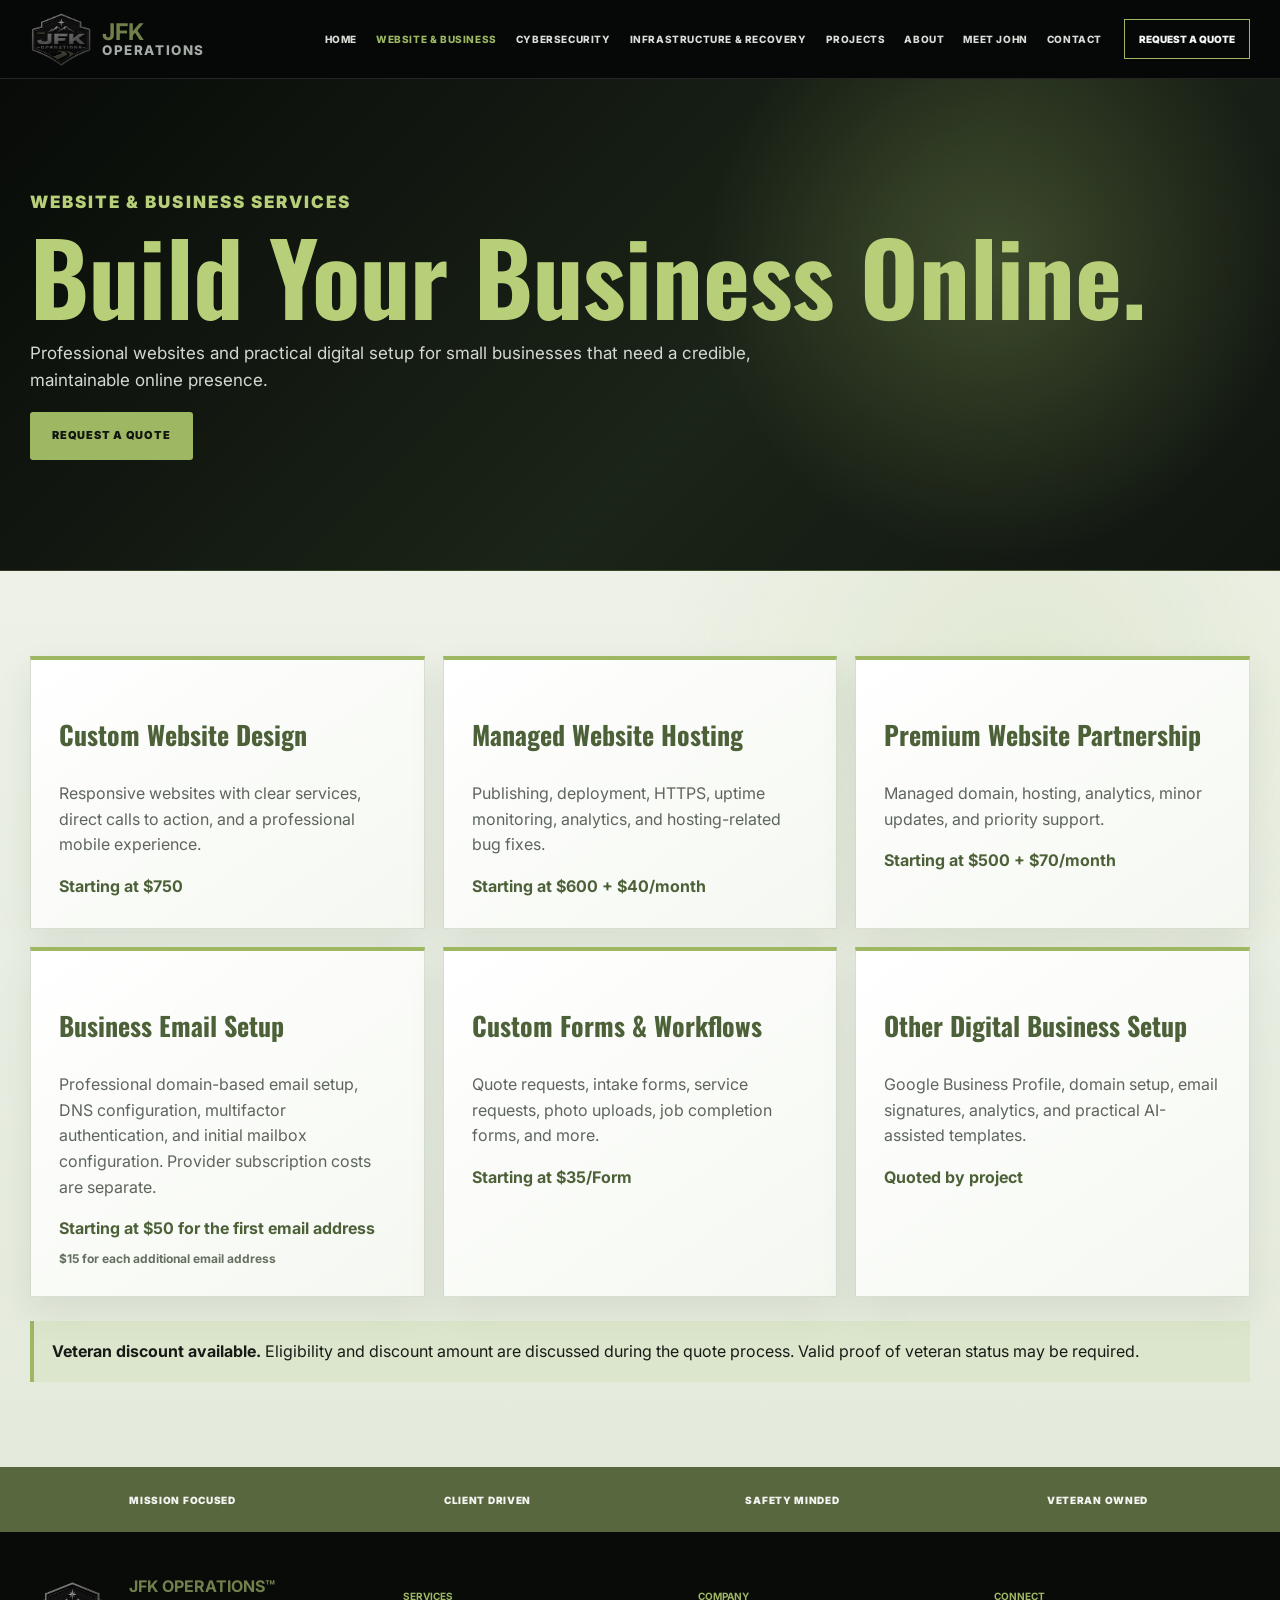
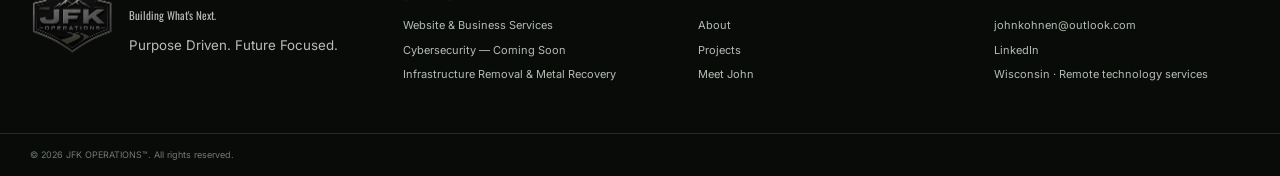
<file: web-business.html>
<!doctype html>
<html lang="en">
<head>
<meta charset="utf-8">
<meta name="viewport" content="width=device-width,initial-scale=1">
<meta name="theme-color" content="#0b0e0b">
<meta name="description" content="JFK OPERATIONS provides website and business services, developing cybersecurity services, and infrastructure removal and metal recovery.">
<title>Website & Business Services | JFK OPERATIONS</title>
<link rel="preconnect" href="https://fonts.googleapis.com">
<link rel="preconnect" href="https://fonts.gstatic.com" crossorigin>
<link href="https://fonts.googleapis.com/css2?family=Inter:wght@400;500;600;700;800;900&family=Oswald:wght@500;600;700&display=swap" rel="stylesheet">
<link rel="stylesheet" href="css/site.css">
</head>
<body class="web-division-page">

<header class="site-header">
  <div class="shell nav-inner">
    <a class="brand" href="index.html">
      <img src="assets/jfk-cropped-logo.png" alt="JFK Operations logo">
      <span><strong>JFK</strong><small>OPERATIONS</small></span>
    </a>
    <button class="menu-toggle" aria-expanded="false" aria-label="Open navigation"><i></i><i></i><i></i></button>
    <nav><a class="" href="index.html">Home</a><a class="active" href="web-business.html">Website & Business</a><a class="" href="cybersecurity.html">Cybersecurity</a><a class="" href="infrastructure.html">Infrastructure & Recovery</a><a class="" href="projects.html">Projects</a><a class="" href="about.html">About</a><a class="" href="john.html">Meet John</a><a class="" href="contact.html">Contact</a></nav>
    <a class="quote-link" href="contact.html">Request a Quote</a>
  </div>
</header>


<main>
<section class="page-hero green-hero"><div class="shell"><p class="eyebrow">Website & Business Services</p><h1>Build Your Business Online.</h1><p>Professional websites and practical digital setup for small businesses that need a credible, maintainable online presence.</p><a class="btn primary" href="contact.html">Request a Quote</a></div></section>
<section class="content light"><div class="shell">
  <div class="service-list-grid">
    <article><h3>Custom Website Design</h3><p>Responsive websites with clear services, direct calls to action, and a professional mobile experience.</p><strong>Starting at $750</strong></article>
    <article><h3>Managed Website Hosting</h3><p>Publishing, deployment, HTTPS, uptime monitoring, analytics, and hosting-related bug fixes.</p><strong>Starting at $600 + $40/month</strong></article>
    <article><h3>Premium Website Partnership</h3><p>Managed domain, hosting, analytics, minor updates, and priority support.</p><strong>Starting at $500 + $70/month</strong></article>
    <article><h3>Business Email Setup</h3>
<p>Professional domain-based email setup, DNS configuration, multifactor authentication, and initial mailbox configuration. Provider subscription costs are separate.</p>
<strong>Starting at $50 for the first email address</strong>
<small class="price-detail">$15 for each additional email address</small></article>
    <article><h3>Custom Forms & Workflows</h3><p>Quote requests, intake forms, service requests, photo uploads, job completion forms, and more.</p><strong>Starting at $35/Form</strong></article>
    <article><h3>Other Digital Business Setup</h3><p>Google Business Profile, domain setup, email signatures, analytics, and practical AI-assisted templates.</p><strong>Quoted by project</strong></article>
  </div>
  <div class="discount-note"><b>Veteran discount available.</b> Eligibility and discount amount are discussed during the quote process. Valid proof of veteran status may be required.</div>
</div></section>
</main>


<footer class="site-footer">
  <div class="values-bar">
    <div class="shell values-bar-grid">
      <span>Mission Focused</span><span>Client Driven</span><span>Safety Minded</span><span>Veteran Owned</span>
    </div>
  </div>
  <div class="shell footer-grid">
    <div class="footer-brand">
      <img src="assets/jfk-cropped-logo.png" alt="">
      <div><strong>JFK OPERATIONS™</strong><p>Building What's Next.</p><small>Purpose Driven. Future Focused.</small></div>
    </div>
    <div><h4>Services</h4><a href="web-business.html">Website & Business Services</a><a href="cybersecurity.html">Cybersecurity — Coming Soon</a><a href="infrastructure.html">Infrastructure Removal & Metal Recovery</a></div>
    <div><h4>Company</h4><a href="about.html">About</a><a href="projects.html">Projects</a><a href="john.html">Meet John</a></div>
    <div><h4>Connect</h4><a href="mailto:johnkohnen@outlook.com">johnkohnen@outlook.com</a><a href="https://www.linkedin.com/in/john-kohnen-656815371" target="_blank" rel="noopener">LinkedIn</a><p>Wisconsin · Remote technology services</p></div>
  </div>
  <div class="copyright"><div class="shell">© <span data-year></span> JFK OPERATIONS™. All rights reserved.</div></div>
</footer>

<script src="js/site.js"></script>
</body>
</html>
</file>
<file: css/site.css>
:root{--bg:#0a0d0a;--panel:#141914;--green:#71804b;--lime:#9eb763;--gray:#a4aaa5;--text:#f4f5f2;--muted:#b7beb5;--blue:#3fb8ff;--orange:#d98a34;--line:rgba(255,255,255,.12);--max:1220px}
*{box-sizing:border-box}html{scroll-behavior:smooth}body{margin:0;background:var(--bg);color:var(--text);font-family:Inter,Arial,sans-serif;line-height:1.6}img{max-width:100%;display:block}a{color:inherit}.shell{width:min(var(--max),calc(100% - 40px));margin:auto}
.site-header{position:sticky;top:0;z-index:100;background:rgba(7,9,7,.95);backdrop-filter:blur(12px);border-bottom:1px solid var(--line)}.nav-inner{min-height:78px;display:flex;align-items:center;gap:22px}.brand{display:flex;align-items:center;gap:10px;text-decoration:none}.brand img{width:50px;height:50px;object-fit:cover;border-radius:4px}.brand span{display:flex;flex-direction:column;line-height:1}.brand strong{color:var(--green);font-size:23px}.brand small{color:var(--gray);font-weight:800;letter-spacing:.12em}.site-header nav{margin-left:auto;display:flex;gap:19px}.site-header nav a{text-decoration:none;text-transform:uppercase;font-size:10px;font-weight:800;letter-spacing:.06em;color:#d8ddd7}.site-header nav a.active,.site-header nav a:hover{color:var(--lime)}.quote-link{padding:11px 14px;border:1px solid var(--lime);text-decoration:none;text-transform:uppercase;font-size:10px;font-weight:900}.menu-toggle{display:none;margin-left:auto;border:0;background:none}.menu-toggle i{display:block;width:25px;height:2px;background:#fff;margin:5px}
.hero{position:relative;overflow:hidden}.home-hero{background:radial-gradient(circle at 78% 38%,rgba(113,128,75,.28),transparent 26%),linear-gradient(135deg,#080a08,#171b17)}.hero-grid{min-height:660px;display:grid;grid-template-columns:1.05fr .95fr;align-items:center;gap:55px;padding:70px 0}.eyebrow{text-transform:uppercase;letter-spacing:.12em;color:var(--lime);font-size:11px;font-weight:900;margin:0 0 12px}.eyebrow.dark{color:var(--green)}.hero h1{font-family:Oswald;font-size:clamp(80px,11vw,140px);line-height:.75;margin:0;text-transform:uppercase}.hero h1 span{color:var(--gray);font-size:.7em}.hero-tag{font-family:Oswald;font-size:34px;color:var(--lime);margin:26px 0 4px}.hero-sub{max-width:650px;color:var(--muted);font-size:17px}.hero-logo img{width:100%;box-shadow:0 24px 70px rgba(0,0,0,.35);mix-blend-mode:screen}.actions{display:flex;gap:13px;flex-wrap:wrap;margin-top:28px}.btn{min-height:48px;display:inline-flex;align-items:center;justify-content:center;padding:0 22px;text-decoration:none;text-transform:uppercase;font-size:11px;font-weight:900;letter-spacing:.07em;border-radius:3px;border:0;cursor:pointer}.btn.primary{background:var(--lime);color:#10150e}.btn.outline{border:1px solid var(--lime)}.btn.dark{background:#171d17;color:#fff}.btn.blue{background:var(--blue);color:#04121b}.btn.orange{background:var(--orange);color:#171008}.veteran-line{margin-top:24px;text-transform:uppercase;font-size:11px;letter-spacing:.1em;color:#d5d9d3}
.division-section{padding:85px 0;background:#111511}.section-heading h2,.why h2{font-family:Oswald;font-size:48px;text-align:center}.division-grid{display:grid;grid-template-columns:repeat(3,1fr);gap:18px}.division-card{padding:32px;text-decoration:none;background:#0e120f;border:1px solid var(--line);min-height:390px;display:flex;flex-direction:column;text-align:center}.division-card.web{border-color:var(--lime)}.division-card.cyber{border-color:var(--blue)}.division-card.infra{border-color:var(--orange)}.division-icon{font-size:55px}.web .division-icon,.web h3,.web span{color:var(--lime)}.cyber .division-icon,.cyber h3,.cyber span{color:var(--blue)}.infra .division-icon,.infra h3,.infra span{color:var(--orange)}.division-card h3{font-family:Oswald;font-size:30px;line-height:1.05}.division-card p{color:var(--muted)}.division-card span{margin-top:auto;font-weight:800;text-transform:uppercase;font-size:11px}
.why{padding:70px 0}.why-grid{display:grid;grid-template-columns:repeat(4,1fr)}.why-grid article{text-align:center;padding:25px;border-right:1px solid var(--line)}.why-grid article:last-child{border:0}.why-grid b{font-size:38px;color:var(--green)}.why-grid h3{text-transform:uppercase;color:var(--lime);font-size:13px}.why-grid p{color:var(--muted);font-size:13px}
.mission-band{padding:78px 0;background:#d8d2b7;color:#151915}.mission-grid{display:grid;grid-template-columns:.8fr 1.2fr;gap:55px;align-items:center}.mission-grid h2{font-family:Oswald;font-size:52px}.roadmap{display:flex;align-items:center;justify-content:center;gap:16px}.roadmap div{text-align:center;max-width:170px}.roadmap b{display:grid;place-items:center;width:82px;height:82px;border-radius:50%;margin:8px auto;border:3px solid currentColor;font-size:35px}.roadmap div:nth-of-type(1){color:var(--green)}.roadmap div:nth-of-type(2){color:#227fbc}.roadmap div:nth-of-type(3){color:#b86518}.roadmap strong{display:block;font-size:12px}.roadmap i{font-style:normal;font-size:28px}
.proof{padding:70px 0;background:#0d100d}.proof-grid{display:grid;grid-template-columns:1.1fr 1.1fr .8fr;gap:18px}.proof article{background:#151a15;padding:24px}.project-preview img{height:240px;width:100%;object-fit:cover}.owner-preview{display:grid;grid-template-columns:180px 1fr;gap:22px}.owner-preview img{height:260px;width:100%;object-fit:cover}.proof h3{font-family:Oswald;font-size:28px}.proof p{color:var(--muted)}.proof a{color:var(--lime);font-weight:800;text-decoration:none}
.page-hero{padding:110px 0}.page-hero h1{font-family:Oswald;font-size:clamp(58px,8vw,100px);line-height:.95;margin:0}.page-hero p{max-width:760px;color:#d4d9d2;font-size:17px}.green-hero{background:radial-gradient(circle at 80% 40%,rgba(113,128,75,.3),transparent 28%),linear-gradient(135deg,#080a08,#1b2118)}.cyber-hero{background:radial-gradient(circle at 80% 40%,rgba(63,184,255,.22),transparent 28%),linear-gradient(135deg,#03050a,#071522)}.infra-hero{background:radial-gradient(circle at 80% 40%,rgba(217,138,52,.25),transparent 28%),linear-gradient(135deg,#0a0907,#2a2118)}
.content{padding:85px 0}.content.light{background:#eef0eb;color:#171b17}.service-list-grid,.cyber-grid,.bio-grid{display:grid;grid-template-columns:repeat(3,1fr);gap:18px}.service-list-grid article,.cyber-grid article,.bio-grid article{padding:28px;background:#fff;border:1px solid #d9ded6}.service-list-grid h3,.cyber-grid h3,.bio-grid h3{font-family:Oswald;font-size:26px}.service-list-grid p,.bio-grid p{color:#5d655d}.service-list-grid strong{color:#42512e}.discount-note{margin-top:24px;padding:18px;background:#e4ead8;border-left:4px solid var(--green)}.cyber-content{background:#050810}.cyber-grid article{background:#0b1624;border-color:rgba(63,184,255,.25)}.cyber-grid span{color:var(--blue);font-size:10px;text-transform:uppercase;font-weight:900}.cyber-grid p{color:#afbdc7}
.split-services{display:grid;grid-template-columns:1fr 1fr;gap:35px}.split-services h2,.seasonal h2,.project-feature h2,.about-grid h2{font-family:Oswald;font-size:44px}.split-services li{margin:10px 0}.seasonal{margin-top:50px}.seasonal>div{display:grid;grid-template-columns:1fr 1fr;gap:18px}.seasonal article{padding:25px;background:white}.seasonal b{color:var(--green)}
.project-feature{display:grid;grid-template-columns:1.1fr .9fr;gap:50px;align-items:center}.project-feature img{box-shadow:0 18px 45px rgba(0,0,0,.16)}.about-grid{display:grid;grid-template-columns:.8fr 1.2fr;gap:50px;align-items:center}.about-grid img{box-shadow:0 18px 45px rgba(0,0,0,.2)}
.owner-hero{padding:80px 0;background:#e9ece6;color:#171b17}.owner-grid{display:grid;grid-template-columns:420px 1fr;gap:60px;align-items:center}.owner-grid img{height:560px;width:100%;object-fit:cover;box-shadow:0 20px 55px rgba(0,0,0,.2)}.owner-grid h1{font-family:Oswald;font-size:80px;margin:0}.owner-title{text-transform:uppercase;color:#5e6d4d;font-size:12px;font-weight:900;letter-spacing:.07em}
.contact-grid-main{display:grid;grid-template-columns:.8fr 1.2fr;gap:55px}.contact-grid-main form{background:white;padding:30px}.contact-grid-main label{display:block;text-transform:uppercase;font-size:10px;font-weight:900;margin:15px 0}.contact-grid-main input,.contact-grid-main select,.contact-grid-main textarea{width:100%;margin-top:7px;padding:12px;border:1px solid #cbd1c8;font:inherit}
.values-bar{background:#59673f}.values-bar-grid{min-height:65px;display:grid;grid-template-columns:repeat(4,1fr);align-items:center;text-align:center;text-transform:uppercase;font-size:10px;font-weight:900;letter-spacing:.07em}.site-footer{background:#090b09}.footer-grid{display:grid;grid-template-columns:1.3fr repeat(3,1fr);gap:40px;padding:42px 0}.footer-brand{display:flex;gap:15px}.footer-brand img{width:78px;height:78px;object-fit:cover}.footer-brand strong{color:var(--green)}.footer-brand p{font-family:Oswald;font-size:20px;margin:5px 0}.footer-brand small{color:var(--muted)}.site-footer h4{color:var(--lime);font-size:10px;text-transform:uppercase}.site-footer a,.site-footer div>p{display:block;color:#b4bcb3;text-decoration:none;font-size:11px;margin:7px 0}.copyright{border-top:1px solid var(--line);padding:14px 0;color:#727a72;font-size:9px}
@media(max-width:1050px){.site-header nav{display:none;position:absolute;top:78px;left:0;right:0;background:#080a08;flex-direction:column;padding:18px}.site-header nav.open{display:flex}.quote-link{display:none}.menu-toggle{display:block}.hero-grid,.mission-grid,.project-feature,.about-grid,.owner-grid,.contact-grid-main{grid-template-columns:1fr}.hero-logo{max-width:650px;margin:auto}.division-grid,.service-list-grid,.cyber-grid,.bio-grid{grid-template-columns:1fr}.why-grid{grid-template-columns:repeat(2,1fr)}.proof-grid{grid-template-columns:1fr}.split-services{grid-template-columns:1fr}.footer-grid{grid-template-columns:1fr 1fr}}
@media(max-width:700px){.shell{width:min(var(--max),calc(100% - 24px))}.brand img{width:42px;height:42px}.hero-grid{min-height:auto;padding:48px 0}.hero h1{font-size:72px}.hero-logo{display:none}.hero-tag{font-size:28px}.division-grid,.why-grid,.seasonal>div{grid-template-columns:1fr}.why-grid article{border-right:0;border-bottom:1px solid var(--line)}.roadmap{flex-direction:column}.roadmap i{transform:rotate(90deg)}.owner-preview{grid-template-columns:1fr}.owner-preview img{height:340px}.owner-grid img{height:450px}.owner-grid h1{font-size:58px}.values-bar-grid{grid-template-columns:1fr 1fr;gap:12px;padding:14px 0}.footer-grid{grid-template-columns:1fr}.service-list-grid,.cyber-grid,.bio-grid{grid-template-columns:1fr}}


/* New uploaded transparent logo assets */
.brand img,
.hero-logo img,
.footer-brand img {
  background: transparent;
  object-fit: contain;
  border-radius: 0;
}

.hero-logo img {
  box-shadow: none;
  mix-blend-mode: normal;
  filter: drop-shadow(0 24px 70px rgba(0,0,0,.35));
}

.about-grid img {
  object-fit: contain;
  background: #050706;
}


/* About page — transparent values artwork with lighter complementary colors */
.about-page {
  background:
    radial-gradient(circle at 74% 42%, rgba(132, 148, 103, 0.16), transparent 30%),
    linear-gradient(135deg, #171b17 0%, #222820 52%, #171b17 100%);
  color: #f1f3ee;
}

.about-page .page-hero.green-hero {
  background:
    radial-gradient(circle at 78% 40%, rgba(150, 164, 118, 0.24), transparent 28%),
    linear-gradient(135deg, #1a1f19, #30372c);
}

.about-page .page-hero h1 {
  color: #f4f5f1;
}

.about-page .page-hero .eyebrow {
  color: #c4d09f;
}

.about-page .content.light {
  background:
    radial-gradient(circle at 72% 48%, rgba(171, 183, 142, 0.12), transparent 34%),
    linear-gradient(135deg, #252b23, #353d31);
  color: #eef1ea;
}

.about-page .about-grid {
  grid-template-columns: 0.82fr 1.18fr;
  gap: 54px;
  align-items: center;
}

.about-page .about-grid h2 {
  color: #f3f5ef;
}

.about-page .about-grid p {
  color: #d7ddd2;
  font-size: 16px;
}

.about-page .about-values-image {
  width: 100%;
  max-height: 760px;
  object-fit: contain;
  background: transparent !important;
  box-shadow: none !important;
  filter: drop-shadow(0 22px 50px rgba(0, 0, 0, 0.28));
}

@media (max-width: 1050px) {
  .about-page .about-grid {
    grid-template-columns: 1fr;
  }

  .about-page .about-values-image {
    max-height: 680px;
  }
}

@media (max-width: 700px) {
  .about-page .content.light {
    padding-top: 56px;
    padding-bottom: 56px;
  }

  .about-page .about-values-image {
    max-height: 520px;
  }

  .about-page .about-grid p {
    font-size: 15px;
  }
}


/* Final About page background correction */
.about-page {
  background: #050706 !important;
  color: #f2f4f0 !important;
}

.about-page .page-hero.green-hero {
  background:
    radial-gradient(circle at 78% 38%, rgba(120, 134, 88, 0.16), transparent 26%),
    linear-gradient(135deg, #050706, #111611) !important;
}

.about-page .content.light {
  background: #050706 !important;
  color: #eef1ea !important;
}

.about-page .about-grid h2,
.about-page .page-hero h1 {
  color: #f4f5f1 !important;
}

.about-page .page-hero .eyebrow {
  color: #a8b879 !important;
}

.about-page .about-grid p {
  color: #d8ddd4 !important;
}

.about-page .about-values-image {
  background: transparent !important;
  box-shadow: none !important;
  filter: drop-shadow(0 20px 45px rgba(0,0,0,.35));
}

.concept-hero{background:radial-gradient(circle at 68% 35%,rgba(110,124,80,.18),transparent 27%),linear-gradient(135deg,#090b09,#181d18);overflow:hidden}
.concept-hero-grid{min-height:640px;display:grid;grid-template-columns:.92fr 1.08fr;gap:26px;align-items:center;padding:56px 0 40px}
.concept-copy{max-width:680px}
.concept-veteran{margin:0 0 18px;color:var(--green);font-size:13px;font-weight:900;letter-spacing:.08em;text-transform:uppercase}
.concept-copy h1{margin:0;font-family:Oswald,sans-serif;font-size:clamp(70px,8.2vw,122px);line-height:.94;letter-spacing:-.035em;text-transform:uppercase}
.concept-rule{width:58px;height:3px;margin:24px 0 22px;background:var(--green)}
.concept-summary{max-width:650px;margin:0;color:#d8ddd6;font-size:18px;line-height:1.6}
.concept-quote{display:inline-flex;align-items:center;gap:24px;min-height:56px;margin-top:30px;padding:0 27px;background:linear-gradient(90deg,#758451,#8d9a64);color:#fff;text-decoration:none;text-transform:uppercase;font-size:12px;font-weight:900;letter-spacing:.06em}
.concept-quote span{font-size:22px}
.concept-logo-wrap{display:flex;align-items:center;justify-content:flex-end}
.concept-logo-wrap img{width:min(100%,770px);max-height:590px;object-fit:contain;filter:drop-shadow(0 30px 70px rgba(0,0,0,.46))}
.concept-services{padding:38px 0 22px;background:linear-gradient(180deg,#181b18,#111411)}
.concept-section-heading{text-align:center;margin-bottom:22px}
.concept-section-heading p{margin:0 0 6px;color:var(--green);text-transform:uppercase;font-size:12px;font-weight:800;letter-spacing:.08em}
.concept-section-heading h2{margin:0;font-family:Oswald,sans-serif;font-size:42px;text-transform:uppercase}
.concept-service-grid{display:grid;grid-template-columns:repeat(3,1fr);gap:16px}
.concept-service-card{min-height:265px;display:grid;grid-template-columns:92px 1fr;gap:20px;padding:30px;border:1px solid rgba(255,255,255,.2);background:linear-gradient(145deg,#0c0f0c,#161a16);text-decoration:none}
.concept-service-icon{color:var(--green);font-size:58px;line-height:1}
.concept-service-card h3{margin:0;font-family:Oswald,sans-serif;font-size:28px;line-height:1.05;text-transform:uppercase}
.small-rule{width:40px;height:2px;margin:12px 0 16px;background:var(--green)}
.concept-service-card p{margin:0 0 18px;color:#d0d6cf;font-size:14px}
.concept-service-card span{color:var(--green);font-size:11px;font-weight:900;text-transform:uppercase;letter-spacing:.05em}
.concept-values{background:#0c0f0c;border-top:1px solid rgba(255,255,255,.08)}
.concept-values-grid{min-height:84px;display:grid;grid-template-columns:repeat(4,1fr);align-items:center}
.concept-values-grid>div{min-height:50px;display:flex;align-items:center;justify-content:center;gap:16px;border-right:1px solid rgba(255,255,255,.15)}
.concept-values-grid>div:last-child{border-right:0}
.concept-values-grid b{color:var(--green);font-size:31px}
.concept-values-grid span{text-transform:uppercase;font-size:12px;font-weight:800;letter-spacing:.04em}
@media(max-width:1050px){.concept-service-grid{grid-template-columns:1fr}}
@media(max-width:760px){.concept-hero-grid{min-height:auto;grid-template-columns:1fr;padding:32px 0 42px}.concept-logo-wrap{order:-1;justify-content:center}.concept-logo-wrap img{width:min(92vw,560px);max-height:420px}.concept-copy h1{font-size:58px}.concept-summary{font-size:15px}.concept-quote{width:100%;justify-content:center}.concept-service-card{grid-template-columns:68px 1fr;padding:24px}.concept-service-icon{font-size:44px}.concept-values-grid{grid-template-columns:1fr 1fr;padding:14px 0}.concept-values-grid>div{border-right:0;border-bottom:1px solid rgba(255,255,255,.1)}}

.location-quote-note{margin-top:46px;max-width:820px;padding:26px 28px;background:#fff;border-left:4px solid var(--green)}
.location-quote-note h2{margin:0 0 10px;font-family:Oswald,sans-serif;font-size:34px}
.location-quote-note p{margin:0;color:#5d655d}
.price-detail{display:block;margin-top:7px;color:#65705f;font-size:12px;font-weight:700}

.brand img,.concept-logo-wrap img,.hero-logo img,.footer-brand img{object-fit:contain;background:transparent;border-radius:0}
.brand img{width:62px;height:62px}
.concept-logo-wrap img{width:min(100%,820px);max-height:620px;filter:drop-shadow(0 32px 76px rgba(0,0,0,.48))}
.footer-brand img{width:84px;height:84px}
.project-feature-no-image{grid-template-columns:1fr;max-width:900px}
.project-feature-no-image>div{padding:34px;background:#fff;border-left:4px solid var(--green)}
@media(max-width:700px){.brand img{width:52px;height:52px}.concept-logo-wrap img{width:min(94vw,620px);max-height:460px}.footer-brand img{width:72px;height:72px}}


/* =========================================================
   DIVISION COLOR SYSTEM
   Website & Business = green
   Cybersecurity = blue
   Infrastructure & Recovery = orange
   ========================================================= */

/* Shared full-page division behavior */
.web-division-page,
.cyber-division-page,
.infra-division-page {
  min-height: 100vh;
}

.web-division-page .site-header,
.cyber-division-page .site-header,
.infra-division-page .site-header {
  background: rgba(7, 9, 8, 0.96);
}

.web-division-page .content,
.cyber-division-page .content,
.infra-division-page .content {
  position: relative;
  overflow: hidden;
}

.web-division-page .content::before,
.cyber-division-page .content::before,
.infra-division-page .content::before {
  content: "";
  position: absolute;
  inset: 0;
  pointer-events: none;
  opacity: .42;
}

/* ---------------------------------------------------------
   Website & Business Services — green theme
   --------------------------------------------------------- */
.web-division-page {
  --division-accent: #9eb763;
  --division-accent-strong: #b8cf79;
  --division-dark: #11170f;
  --division-panel: #182018;
  --division-soft: #e5eadc;
}

.web-division-page .page-hero {
  background:
    radial-gradient(circle at 78% 38%, rgba(158, 183, 99, .28), transparent 28%),
    linear-gradient(135deg, #080b08, #1b2418 58%, #101510) !important;
  border-bottom: 1px solid rgba(158, 183, 99, .28);
}

.web-division-page .page-hero .eyebrow,
.web-division-page .page-hero h1 {
  color: var(--division-accent-strong);
}

.web-division-page .content.light {
  background:
    radial-gradient(circle at 80% 12%, rgba(158, 183, 99, .14), transparent 28%),
    linear-gradient(180deg, #edf1e7, #e4eadc) !important;
}

.web-division-page .service-list-grid article {
  background:
    linear-gradient(145deg, #ffffff, #f5f8f1);
  border: 1px solid rgba(92, 112, 67, .22);
  border-top: 4px solid var(--division-accent);
  box-shadow: 0 14px 34px rgba(49, 70, 40, .09);
}

.web-division-page .service-list-grid h3,
.web-division-page .service-list-grid strong {
  color: #4d6139;
}

.web-division-page .discount-note {
  background: #dce6cc;
  border-left-color: var(--division-accent);
}

.web-division-page .btn.primary {
  background: var(--division-accent);
  color: #11170e;
}

/* ---------------------------------------------------------
   Cybersecurity — blue theme, strengthened full-page styling
   --------------------------------------------------------- */
.cyber-division-page {
  --division-accent: #3fb8ff;
  --division-accent-strong: #7fd1ff;
  --division-dark: #040b12;
  --division-panel: #091725;
}

.cyber-division-page {
  background: #03070c;
}

.cyber-division-page .page-hero {
  background:
    radial-gradient(circle at 78% 38%, rgba(63, 184, 255, .27), transparent 30%),
    linear-gradient(135deg, #020509, #071522 58%, #03080d) !important;
  border-bottom: 1px solid rgba(63, 184, 255, .28);
}

.cyber-division-page .page-hero .eyebrow,
.cyber-division-page .page-hero h1 {
  color: var(--division-accent-strong);
}

.cyber-division-page .cyber-content {
  background:
    radial-gradient(circle at 78% 12%, rgba(63, 184, 255, .11), transparent 30%),
    linear-gradient(180deg, #040a11, #06101a) !important;
}

.cyber-division-page .cyber-grid article {
  background:
    linear-gradient(145deg, #091725, #0d2031);
  border: 1px solid rgba(63, 184, 255, .34);
  border-top: 4px solid var(--division-accent);
  box-shadow: 0 15px 36px rgba(0, 71, 112, .18);
}

.cyber-division-page .cyber-grid h3,
.cyber-division-page .cyber-grid span {
  color: var(--division-accent-strong);
}

/* ---------------------------------------------------------
   Infrastructure Removal & Metal Recovery — orange theme
   --------------------------------------------------------- */
.infra-division-page {
  --division-accent: #d98a34;
  --division-accent-strong: #f1ab5d;
  --division-dark: #160d06;
  --division-panel: #26170c;
  --division-soft: #f2e5d7;
}

.infra-division-page .page-hero {
  background:
    radial-gradient(circle at 78% 38%, rgba(217, 138, 52, .30), transparent 30%),
    linear-gradient(135deg, #090604, #26170c 58%, #120b06) !important;
  border-bottom: 1px solid rgba(217, 138, 52, .32);
}

.infra-division-page .page-hero .eyebrow,
.infra-division-page .page-hero h1 {
  color: var(--division-accent-strong);
}

.infra-division-page .content.light {
  background:
    radial-gradient(circle at 78% 10%, rgba(217, 138, 52, .13), transparent 30%),
    linear-gradient(180deg, #f5eee6, #eadcca) !important;
}

.infra-division-page .split-services article,
.infra-division-page .location-quote-note {
  background:
    linear-gradient(145deg, #fffdf9, #f8efe5);
  border: 1px solid rgba(159, 88, 28, .22);
  border-top: 4px solid var(--division-accent);
  box-shadow: 0 14px 34px rgba(100, 55, 17, .10);
  padding: 30px;
}

.infra-division-page .split-services h2,
.infra-division-page .location-quote-note h2,
.infra-division-page .split-services .eyebrow {
  color: #9c551f;
}

.infra-division-page .split-services li::marker {
  color: var(--division-accent);
}

.infra-division-page .btn.orange {
  background: var(--division-accent);
  color: #1d1006;
}

/* Project live-link styling */
.project-live-link {
  margin-top: 24px;
}

.project-live-link a {
  display: inline-flex;
  align-items: center;
  min-height: 46px;
  padding: 0 18px;
  background: var(--green);
  color: #ffffff;
  text-decoration: none;
  font-size: 12px;
  font-weight: 900;
  letter-spacing: .04em;
  text-transform: uppercase;
}

.project-live-link a:hover {
  filter: brightness(1.08);
}

@media (max-width: 760px) {
  .web-division-page .service-list-grid article,
  .cyber-division-page .cyber-grid article,
  .infra-division-page .split-services article,
  .infra-division-page .location-quote-note {
    padding: 24px;
  }

  .project-live-link a {
    width: 100%;
    justify-content: center;
    text-align: center;
  }
}
</file>
